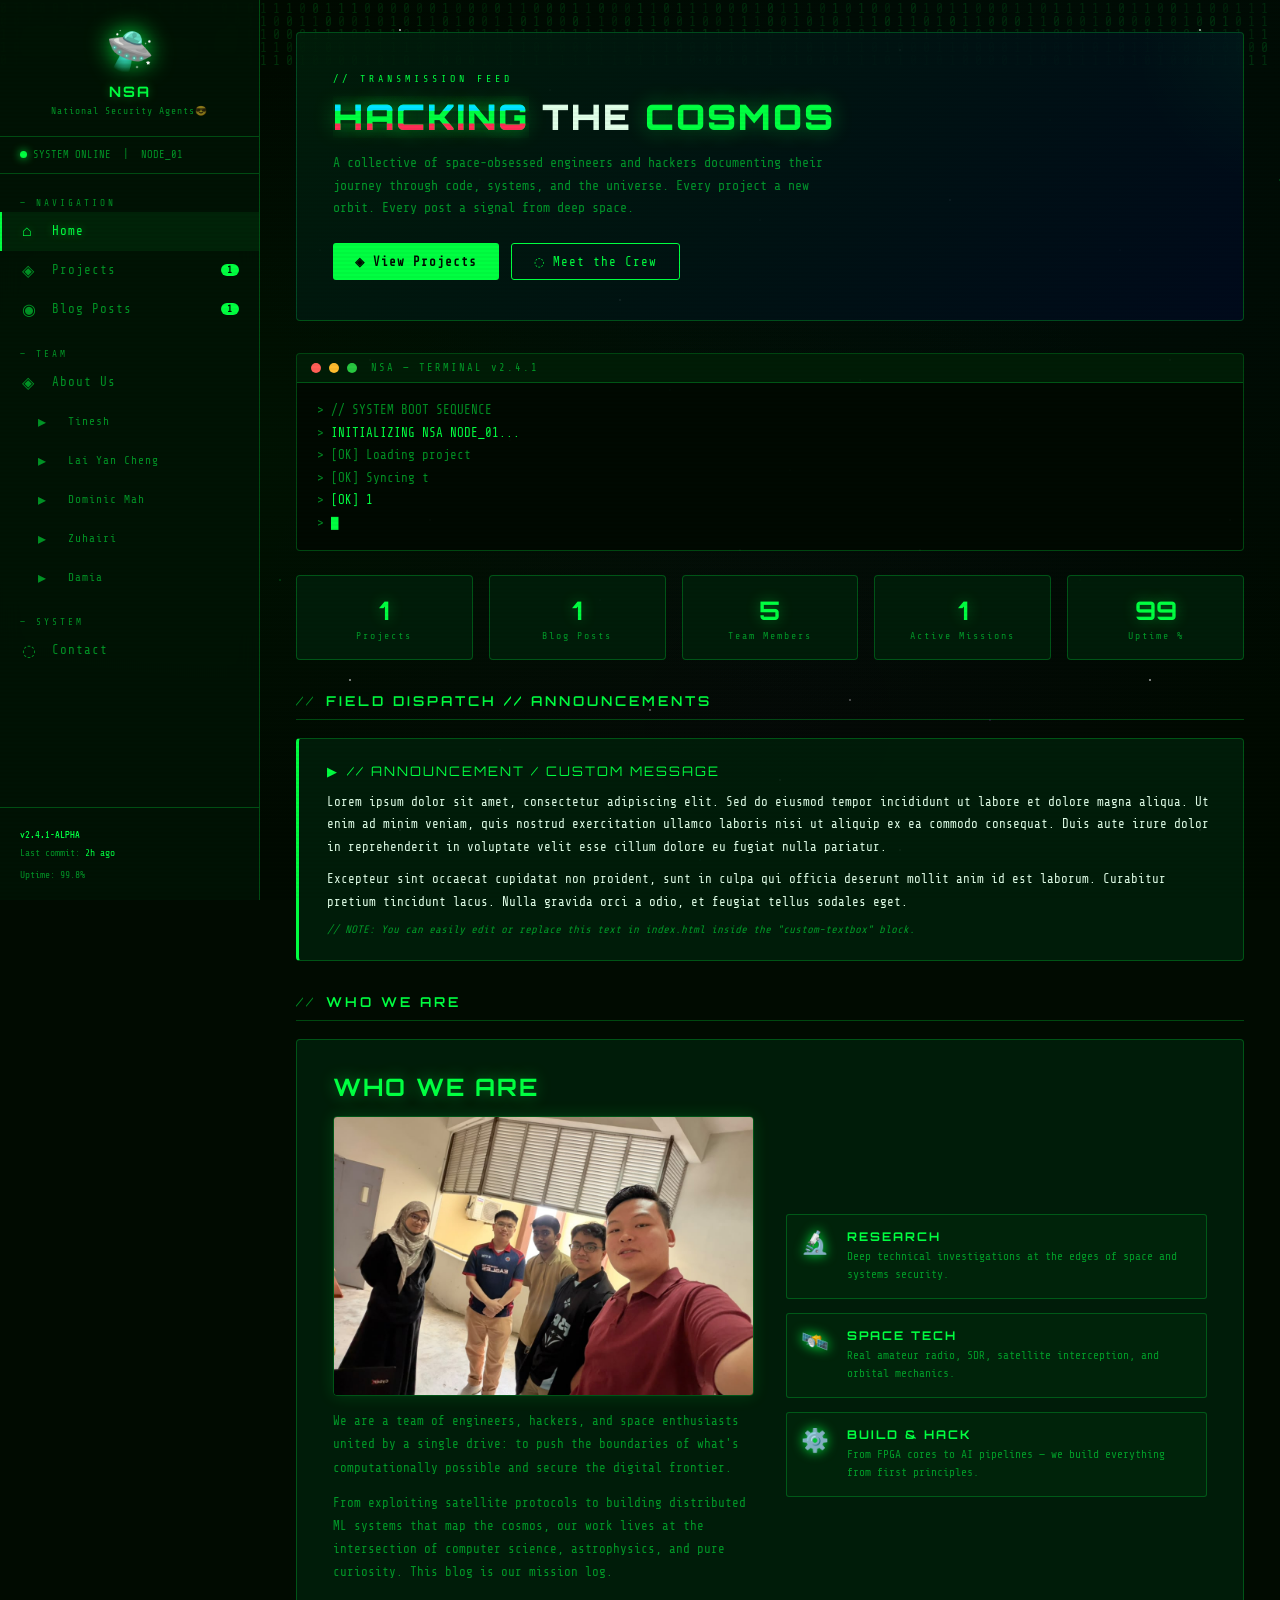
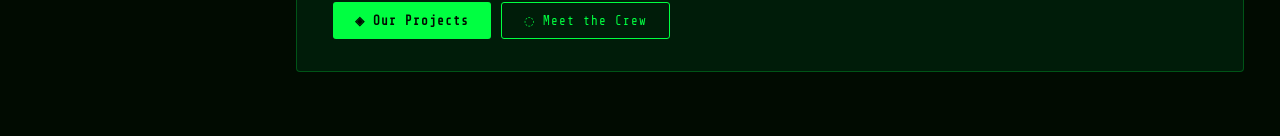
<file: index.html>
<!DOCTYPE html>
<html lang="en">
<head>
  <meta charset="UTF-8" />
  <meta name="viewport" content="width=device-width, initial-scale=1.0" />
  <title>NSA — Space Hacker Blog</title>
  <meta name="description" content="NSA: A space-themed hacker blog documenting project completions, computer science experiments, and team dispatches from the digital frontier." />
  <link rel="stylesheet" href="style.css" />
  <style>
    /* Styling for Who We Are section on Home page */
    .about-intro {
      background: var(--bg-card);
      border: 1px solid var(--border);
      border-radius: 4px;
      padding: 32px 36px;
      margin-bottom: 32px;
      display: grid;
      grid-template-columns: 1fr 1fr;
      gap: 32px;
      align-items: center;
    }
    @media (max-width: 768px) { .about-intro { grid-template-columns: 1fr; padding: 20px; } }

    .about-intro-text h2 {
      font-family: 'Orbitron', sans-serif;
      font-size: 1.5rem;
      font-weight: 700;
      color: var(--green);
      text-shadow: 0 0 16px var(--green-glow);
      letter-spacing: 2px;
      margin-bottom: 14px;
    }

    .about-intro-text img {
      max-width: 100%;
      width: 100%;
      height: auto;
      max-height: 280px;
      object-fit: cover;
      border-radius: 4px;
      border: 1px solid var(--border);
      box-shadow: 0 0 16px rgba(0, 255, 65, 0.15);
      margin: 14px 0;
      display: block;
    }

    .about-intro-text p {
      font-size: 0.78rem;
      color: var(--text-muted);
      line-height: 1.85;
    }

    .about-mission-items { display: flex; flex-direction: column; gap: 14px; }

    .mission-item {
      display: flex;
      align-items: flex-start;
      gap: 14px;
      padding: 14px;
      border: 1px solid var(--border);
      border-radius: 3px;
      background: rgba(0,255,65,0.03);
      transition: all 0.25s;
    }

    .mission-item:hover {
      border-color: var(--border-bright);
      background: rgba(0,255,65,0.06);
    }

    .mission-icon {
      font-size: 1.4rem;
      min-width: 32px;
      filter: drop-shadow(0 0 6px var(--green));
    }

    .mission-text h4 {
      font-family: 'Orbitron', sans-serif;
      font-size: 0.75rem;
      color: var(--green);
      letter-spacing: 2px;
      margin-bottom: 4px;
    }

    .mission-text p {
      font-size: 0.7rem;
      color: var(--text-muted);
      line-height: 1.6;
    }

    /* Custom Lorem Ipsum Announcement Box */
    .custom-textbox {
      background: var(--bg-card);
      border: 1px solid var(--border);
      border-left: 3px solid var(--green);
      border-radius: 4px;
      padding: 24px 28px;
      margin-bottom: 32px;
      position: relative;
    }
    .custom-textbox-title {
      font-family: 'Orbitron', sans-serif;
      font-size: 0.82rem;
      color: var(--green);
      letter-spacing: 2px;
      margin-bottom: 12px;
      display: flex;
      align-items: center;
      gap: 8px;
    }
    .custom-textbox-body {
      font-size: 0.78rem;
      color: var(--text-primary);
      line-height: 1.8;
    }
    .custom-textbox-note {
      font-size: 0.68rem;
      color: var(--text-muted);
      margin-top: 10px;
      font-style: italic;
    }
  </style>
</head>
<body>
  <canvas id="binary-canvas"></canvas>
  <div class="scanlines"></div>

  <div class="page-wrapper">
    <!-- ══ SIDEBAR ══ -->
    <aside class="sidebar">
      <div class="sidebar-logo">
        <span class="logo-icon">🛸</span>
        <h1>NSA</h1>
        <div class="tagline">National Security Agents😎</div>
      </div>

      <div class="sidebar-status">
        <span class="status-dot"></span>SYSTEM ONLINE &nbsp;|&nbsp; NODE_01
      </div>

      <nav class="sidebar-nav">
        <div class="nav-section-label">— Navigation</div>
        <a href="index.html" class="nav-link active">
          <span class="nav-icon">⌂</span> Home
        </a>
        <a href="projects.html" class="nav-link">
          <span class="nav-icon">◈</span> Projects
          <span class="nav-badge">1</span>
        </a>
        <a href="posts.html" class="nav-link">
          <span class="nav-icon">◉</span> Blog Posts
          <span class="nav-badge">1</span>
        </a>

        <div class="nav-section-label" style="margin-top:12px">— Team</div>
        <a href="about.html" class="nav-link">
          <span class="nav-icon">◈</span> About Us
        </a>
        <a href="member-1.html" class="nav-link" style="padding-left:36px;font-size:0.7rem">
          <span class="nav-icon">▸</span> Tinesh
        </a>
        <a href="member-2.html" class="nav-link" style="padding-left:36px;font-size:0.7rem">
          <span class="nav-icon">▸</span> Lai Yan Cheng
        </a>
        <a href="member-3.html" class="nav-link" style="padding-left:36px;font-size:0.7rem">
          <span class="nav-icon">▸</span> Dominic Mah
        </a>
        <a href="member-4.html" class="nav-link" style="padding-left:36px;font-size:0.7rem">
          <span class="nav-icon">▸</span> Zuhairi
        </a>
        <a href="member-5.html" class="nav-link" style="padding-left:36px;font-size:0.7rem">
          <span class="nav-icon">▸</span> Damia
        </a>

        <div class="nav-section-label" style="margin-top:12px">— System</div>
        <a href="contact.html" class="nav-link">
          <span class="nav-icon">◌</span> Contact
        </a>
      </nav>

      <div class="sidebar-footer">
        <div class="version">v2.4.1-ALPHA</div>
        <div>Last commit: <span style="color:var(--green)">2h ago</span></div>
        <div style="margin-top:4px">Uptime: 99.8%</div>
      </div>
    </aside>

    <!-- ══ MAIN ══ -->
    <main class="main-content">
      <!-- Hero -->
      <div class="hero-banner animate-in">
        <div class="hero-eyebrow">// TRANSMISSION FEED</div>
        <h2>
          <span class="glitch" data-text="HACKING">HACKING</span> THE
          <span>COSMOS</span>
        </h2>
        <p>
          A collective of space-obsessed engineers and hackers documenting
          their journey through code, systems, and the universe. Every project
          a new orbit. Every post a signal from deep space.
        </p>
        <div style="display:flex;gap:12px;flex-wrap:wrap">
          <a href="projects.html" class="btn btn-primary">◈ View Projects</a>
          <a href="about.html" class="btn btn-outline">◌ Meet the Crew</a>
        </div>
      </div>

      <!-- Terminal Block -->
      <div class="terminal-box animate-in">
        <div class="terminal-bar">
          <div class="terminal-dot red"></div>
          <div class="terminal-dot yellow"></div>
          <div class="terminal-dot green"></div>
          <span class="terminal-title">NSA — TERMINAL v2.4.1</span>
        </div>
        <div class="terminal-body">
          <div class="terminal-line dim">// SYSTEM BOOT SEQUENCE</div>
          <div class="terminal-line" data-typewriter="INITIALIZING NSA NODE_01..." data-delay="200"></div>
          <div class="terminal-line dim" data-typewriter="[OK] Loading project database..." data-delay="900"></div>
          <div class="terminal-line dim" data-typewriter="[OK] Syncing team profiles..." data-delay="1400"></div>
          <div class="terminal-line" data-typewriter="[OK] 1 project online. 1 post indexed." data-delay="1900"></div>
          <div class="terminal-line bright cursor-blink" data-typewriter="READY. Welcome to NSA." data-delay="2500"></div>
        </div>
      </div>

      <!-- Stats -->
      <div class="stats-bar">
        <div class="stat-card">
          <span class="stat-value" data-target="1">0</span>
          <span class="stat-label">Projects</span>
        </div>
        <div class="stat-card">
          <span class="stat-value" data-target="1">0</span>
          <span class="stat-label">Blog Posts</span>
        </div>
        <div class="stat-card">
          <span class="stat-value" data-target="5">0</span>
          <span class="stat-label">Team Members</span>
        </div>
        <div class="stat-card">
          <span class="stat-value" data-target="1">0</span>
          <span class="stat-label">Active Missions</span>
        </div>
        <div class="stat-card">
          <span class="stat-value" data-target="99">0</span>
          <span class="stat-label">Uptime %</span>
        </div>
      </div>

      <!-- ══ LOREM IPSUM EDITABLE TEXT BOX ══ -->
      <!-- EDIT HERE: Replace this text box content with your own custom announcements or introduction -->
      <div class="section-title">Field Dispatch // Announcements</div>
      <div class="custom-textbox animate-in">
        <div class="custom-textbox-title">
          <span>▶</span> // ANNOUNCEMENT / CUSTOM MESSAGE
        </div>
        <div class="custom-textbox-body">
          <p>
            Lorem ipsum dolor sit amet, consectetur adipiscing elit. Sed do eiusmod tempor incididunt ut labore et dolore magna aliqua. Ut enim ad minim veniam, quis nostrud exercitation ullamco laboris nisi ut aliquip ex ea commodo consequat. Duis aute irure dolor in reprehenderit in voluptate velit esse cillum dolore eu fugiat nulla pariatur.
          </p>
          <p style="margin-top:10px">
            Excepteur sint occaecat cupidatat non proident, sunt in culpa qui officia deserunt mollit anim id est laborum. Curabitur pretium tincidunt lacus. Nulla gravida orci a odio, et feugiat tellus sodales eget.
          </p>
        </div>
        <div class="custom-textbox-note">
          // NOTE: You can easily edit or replace this text in index.html inside the "custom-textbox" block.
        </div>
      </div>

      <!-- ══ WHO WE ARE (FROM ABOUT US) ══ -->
      <div class="section-title">Who We Are</div>
      <div class="about-intro animate-in">
        <div class="about-intro-text">
          <h2>WHO WE ARE</h2>
          <img src="pictures/group.jpg" alt="NSA Team Photo" />
          <p>
            We are a team of engineers, hackers, and space enthusiasts united
            by a single drive: to push the boundaries of what's computationally
            possible and secure the digital frontier.
          </p>
          <p style="margin-top:12px">
            From exploiting satellite protocols to building distributed ML
            systems that map the cosmos, our work lives at the intersection of
            computer science, astrophysics, and pure curiosity. This blog is
            our mission log.
          </p>
          <div style="margin-top:18px; display:flex; gap:10px; flex-wrap:wrap">
            <a href="projects.html" class="btn btn-primary">◈ Our Projects</a>
            <a href="about.html" class="btn btn-outline">◌ Meet the Crew</a>
          </div>
        </div>

        <div class="about-mission-items">
          <div class="mission-item">
            <span class="mission-icon">🔬</span>
            <div class="mission-text">
              <h4>RESEARCH</h4>
              <p>Deep technical investigations at the edges of space and systems security.</p>
            </div>
          </div>
          <div class="mission-item">
            <span class="mission-icon">🛰️</span>
            <div class="mission-text">
              <h4>SPACE TECH</h4>
              <p>Real amateur radio, SDR, satellite interception, and orbital mechanics.</p>
            </div>
          </div>
          <div class="mission-item">
            <span class="mission-icon">⚙️</span>
            <div class="mission-text">
              <h4>BUILD & HACK</h4>
              <p>From FPGA cores to AI pipelines — we build everything from first principles.</p>
            </div>
          </div>
        </div>
      </div>

    </main>
  </div>

  <script src="main.js"></script>
</body>
</html>
</file>
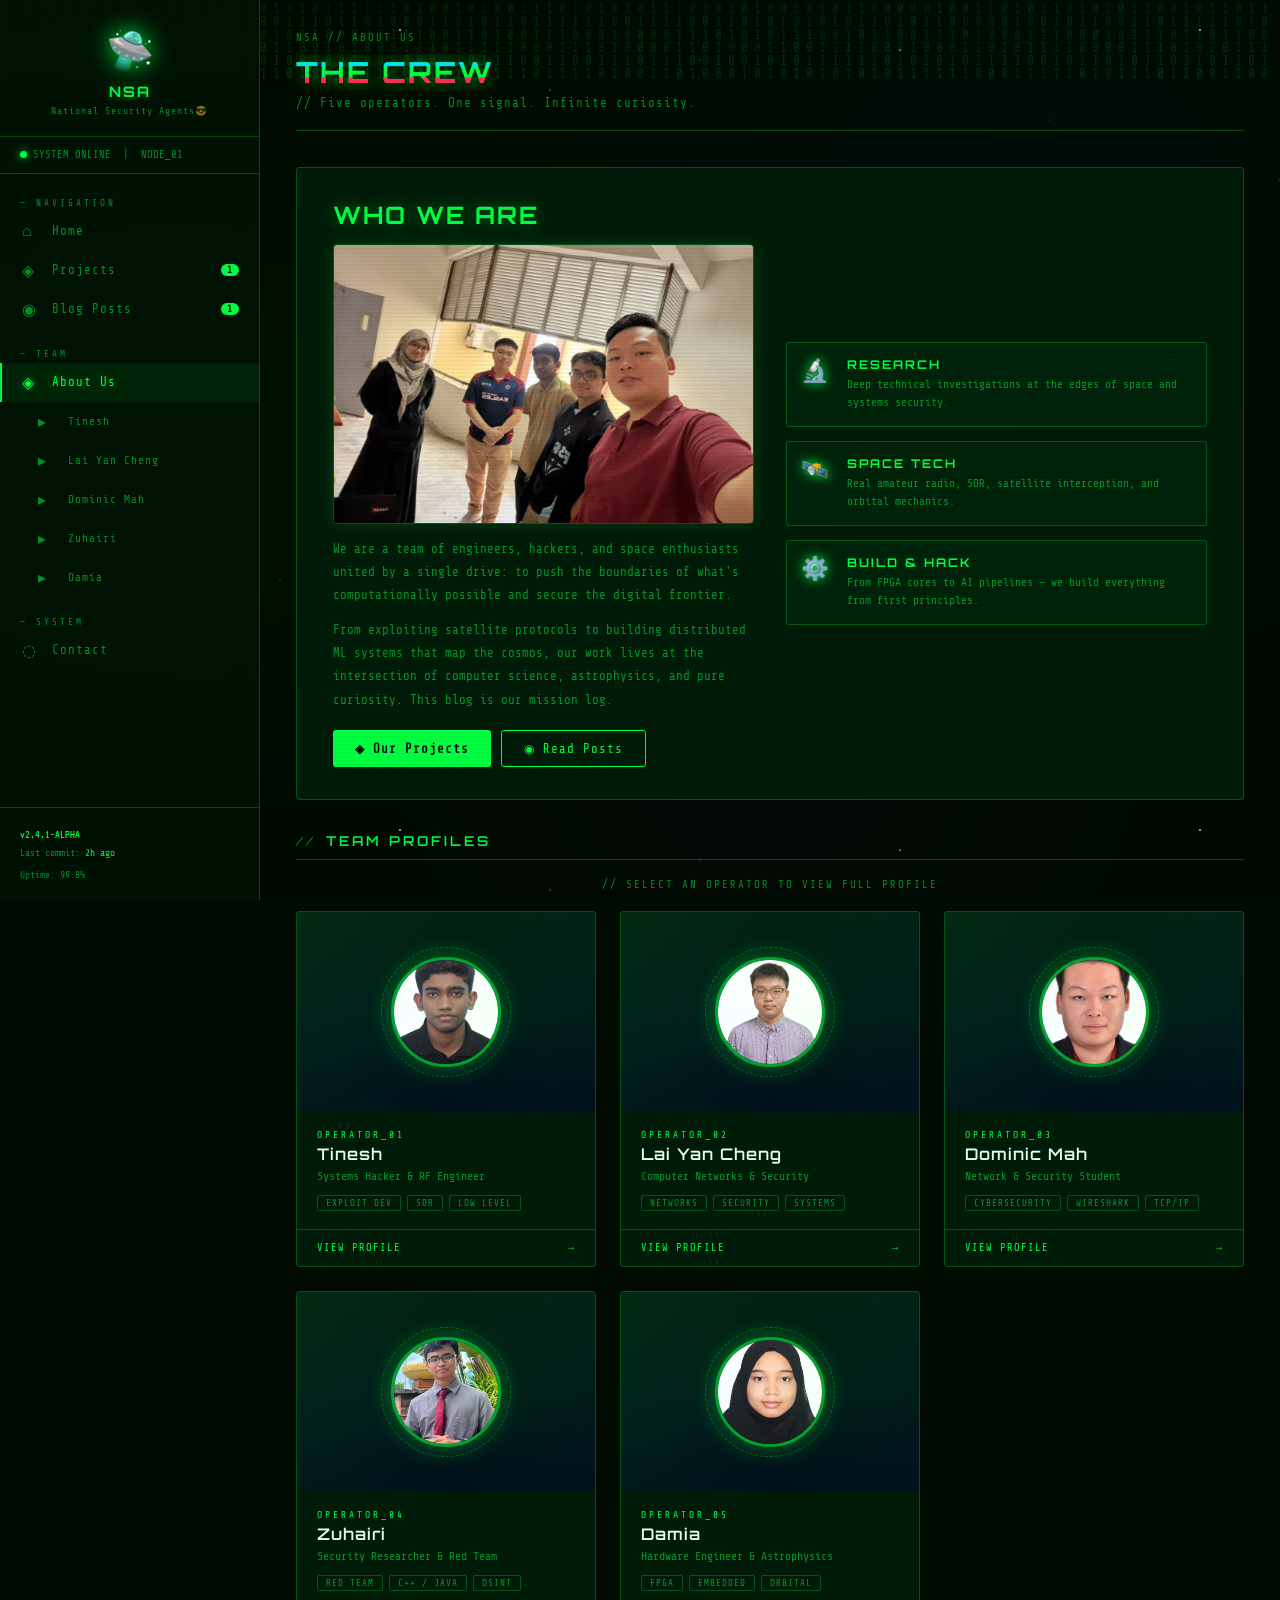
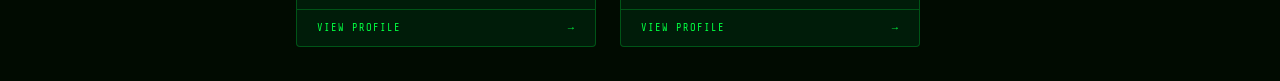
<file: about.html>
<!DOCTYPE html>
<html lang="en">
<head>
  <meta charset="UTF-8" />
  <meta name="viewport" content="width=device-width, initial-scale=1.0" />
  <title>About Us — NSA</title>
  <meta name="description" content="Meet the NSA crew — the space hackers, engineers, and researchers behind the projects and posts." />
  <link rel="stylesheet" href="style.css" />
  <style>
    .about-intro {
      background: var(--bg-card);
      border: 1px solid var(--border);
      border-radius: 4px;
      padding: 32px 36px;
      margin-bottom: 32px;
      display: grid;
      grid-template-columns: 1fr 1fr;
      gap: 32px;
      align-items: center;
    }
    @media (max-width: 768px) { .about-intro { grid-template-columns: 1fr; padding: 22px; } }

    .about-intro-text h2 {
      font-family: 'Orbitron', sans-serif;
      font-size: 1.5rem;
      font-weight: 700;
      color: var(--green);
      text-shadow: 0 0 16px var(--green-glow);
      letter-spacing: 2px;
      margin-bottom: 14px;
    }

    /* Fixed Image Styling: perfectly contained, never exceeds borders */
    .about-intro-text img {
      max-width: 100%;
      width: 100%;
      height: auto;
      max-height: 280px;
      object-fit: cover;
      border-radius: 4px;
      border: 1px solid var(--border);
      box-shadow: 0 0 16px rgba(0, 255, 65, 0.15);
      margin: 14px 0;
      display: block;
    }

    .about-intro-text p {
      font-size: 0.78rem;
      color: var(--text-muted);
      line-height: 1.85;
    }

    .about-mission-items { display: flex; flex-direction: column; gap: 14px; }

    .mission-item {
      display: flex;
      align-items: flex-start;
      gap: 14px;
      padding: 14px;
      border: 1px solid var(--border);
      border-radius: 3px;
      background: rgba(0,255,65,0.03);
      transition: all 0.25s;
    }

    .mission-item:hover {
      border-color: var(--border-bright);
      background: rgba(0,255,65,0.06);
    }

    .mission-icon {
      font-size: 1.4rem;
      min-width: 32px;
      filter: drop-shadow(0 0 6px var(--green));
    }

    .mission-text h4 {
      font-family: 'Orbitron', sans-serif;
      font-size: 0.75rem;
      color: var(--green);
      letter-spacing: 2px;
      margin-bottom: 4px;
    }

    .mission-text p {
      font-size: 0.7rem;
      color: var(--text-muted);
      line-height: 1.6;
    }

    .select-member-hint {
      text-align: center;
      font-size: 0.68rem;
      color: var(--text-muted);
      letter-spacing: 2px;
      margin-bottom: 20px;
    }
  </style>
</head>
<body>
  <canvas id="binary-canvas"></canvas>
  <div class="scanlines"></div>

  <div class="page-wrapper">
    <!-- ══ SIDEBAR ══ -->
    <aside class="sidebar">
      <div class="sidebar-logo">
        <span class="logo-icon">🛸</span>
        <h1>NSA</h1>
        <div class="tagline">National Security Agents😎</div>
      </div>

      <div class="sidebar-status">
        <span class="status-dot"></span>SYSTEM ONLINE &nbsp;|&nbsp; NODE_01
      </div>

      <nav class="sidebar-nav">
        <div class="nav-section-label">— Navigation</div>
        <a href="index.html" class="nav-link"><span class="nav-icon">⌂</span> Home</a>
        <a href="projects.html" class="nav-link"><span class="nav-icon">◈</span> Projects <span class="nav-badge">1</span></a>
        <a href="posts.html" class="nav-link"><span class="nav-icon">◉</span> Blog Posts <span class="nav-badge">1</span></a>

        <div class="nav-section-label" style="margin-top:12px">— Team</div>
        <a href="about.html" class="nav-link active"><span class="nav-icon">◈</span> About Us</a>
        <a href="member-1.html" class="nav-link" style="padding-left:36px;font-size:0.7rem"><span class="nav-icon">▸</span> Tinesh</a>
        <a href="member-2.html" class="nav-link" style="padding-left:36px;font-size:0.7rem"><span class="nav-icon">▸</span> Lai Yan Cheng</a>
        <a href="member-3.html" class="nav-link" style="padding-left:36px;font-size:0.7rem"><span class="nav-icon">▸</span> Dominic Mah</a>
        <a href="member-4.html" class="nav-link" style="padding-left:36px;font-size:0.7rem"><span class="nav-icon">▸</span> Zuhairi</a>
        <a href="member-5.html" class="nav-link" style="padding-left:36px;font-size:0.7rem"><span class="nav-icon">▸</span> Damia</a>

        <div class="nav-section-label" style="margin-top:12px">— System</div>
        <a href="contact.html" class="nav-link"><span class="nav-icon">◌</span> Contact</a>
      </nav>

      <div class="sidebar-footer">
        <div class="version">v2.4.1-ALPHA</div>
        <div>Last commit: <span style="color:var(--green)">2h ago</span></div>
        <div style="margin-top:4px">Uptime: 99.8%</div>
      </div>
    </aside>

    <!-- ══ MAIN ══ -->
    <main class="main-content">
      <div class="page-header animate-in">
        <div class="breadcrumb">NSA // ABOUT US</div>
        <h2 class="glitch" data-text="THE CREW">THE CREW</h2>
        <div class="subtitle">// Five operators. One signal. Infinite curiosity.</div>
      </div>

      <!-- Intro Panel -->
      <div class="about-intro animate-in">
        <div class="about-intro-text">
          <h2>WHO WE ARE</h2>
          <img src="pictures/group.jpg" alt="NSA Team Photo" />
          <p>
            We are a team of engineers, hackers, and space enthusiasts united
            by a single drive: to push the boundaries of what's computationally
            possible and secure the digital frontier.
          </p>
          <p style="margin-top:12px">
            From exploiting satellite protocols to building distributed ML
            systems that map the cosmos, our work lives at the intersection of
            computer science, astrophysics, and pure curiosity. This blog is
            our mission log.
          </p>
          <div style="margin-top:18px; display:flex; gap:10px; flex-wrap:wrap">
            <a href="projects.html" class="btn btn-primary">◈ Our Projects</a>
            <a href="posts.html" class="btn btn-outline">◉ Read Posts</a>
          </div>
        </div>

        <div class="about-mission-items">
          <div class="mission-item">
            <span class="mission-icon">🔬</span>
            <div class="mission-text">
              <h4>RESEARCH</h4>
              <p>Deep technical investigations at the edges of space and systems security.</p>
            </div>
          </div>
          <div class="mission-item">
            <span class="mission-icon">🛰️</span>
            <div class="mission-text">
              <h4>SPACE TECH</h4>
              <p>Real amateur radio, SDR, satellite interception, and orbital mechanics.</p>
            </div>
          </div>
          <div class="mission-item">
            <span class="mission-icon">⚙️</span>
            <div class="mission-text">
              <h4>BUILD & HACK</h4>
              <p>From FPGA cores to AI pipelines — we build everything from first principles.</p>
            </div>
          </div>
        </div>
      </div>

      <!-- Team Grid -->
      <div class="section-title">Team Profiles</div>
      <div class="select-member-hint">// SELECT AN OPERATOR TO VIEW FULL PROFILE</div>

      <div class="team-grid">

        <!-- Member 1: Tinesh -->
        <a class="member-card animate-in" href="member-1.html">
          <div class="member-avatar-wrap">
            <div class="member-avatar-bg"></div>
            <div class="member-ring"></div>
            <img src="pictures/T.jpg" alt="Tinesh avatar" onerror="this.src='pictures/group.jpg'" />
          </div>
          <div class="member-info">
            <div class="member-codename">OPERATOR_01</div>
            <div class="member-name">Tinesh</div>
            <div class="member-role">Systems Hacker &amp; RF Engineer</div>
            <div class="member-tags">
              <span class="member-tag">EXPLOIT DEV</span>
              <span class="member-tag">SDR</span>
              <span class="member-tag">LOW LEVEL</span>
            </div>
          </div>
          <div class="member-footer">
            <span>VIEW PROFILE</span>
            <span>→</span>
          </div>
        </a>

        <!-- Member 2: Lai Yan Cheng -->
        <a class="member-card animate-in" href="member-2.html">
          <div class="member-avatar-wrap">
            <div class="member-avatar-bg"></div>
            <div class="member-ring"></div>
            <img src="pictures/yc.jpeg" alt="Lai Yan Cheng avatar" onerror="this.src='pictures/group.jpg'" />
          </div>
          <div class="member-info">
            <div class="member-codename">OPERATOR_02</div>
            <div class="member-name">Lai Yan Cheng</div>
            <div class="member-role">Computer Networks &amp; Security</div>
            <div class="member-tags">
              <span class="member-tag">NETWORKS</span>
              <span class="member-tag">SECURITY</span>
              <span class="member-tag">SYSTEMS</span>
            </div>
          </div>
          <div class="member-footer">
            <span>VIEW PROFILE</span>
            <span>→</span>
          </div>
        </a>

        <!-- Member 3: Dominic Mah -->
        <a class="member-card animate-in" href="member-3.html">
          <div class="member-avatar-wrap">
            <div class="member-avatar-bg"></div>
            <div class="member-ring"></div>
            <img src="pictures/dom.jpeg" alt="Dominic Mah avatar" onerror="this.src='pictures/group.jpg'" />
          </div>
          <div class="member-info">
            <div class="member-codename">OPERATOR_03</div>
            <div class="member-name">Dominic Mah</div>
            <div class="member-role">Network &amp; Security Student</div>
            <div class="member-tags">
              <span class="member-tag">CYBERSECURITY</span>
              <span class="member-tag">WIRESHARK</span>
              <span class="member-tag">TCP/IP</span>
            </div>
          </div>
          <div class="member-footer">
            <span>VIEW PROFILE</span>
            <span>→</span>
          </div>
        </a>

        <!-- Member 4: Zuhairi -->
        <a class="member-card animate-in" href="member-4.html">
          <div class="member-avatar-wrap">
            <div class="member-avatar-bg"></div>
            <div class="member-ring"></div>
            <img src="pictures/ZuhairiKMNS.jpeg" alt="Zuhairi avatar" onerror="this.src='pictures/group.jpg'" />
          </div>
          <div class="member-info">
            <div class="member-codename">OPERATOR_04</div>
            <div class="member-name">Zuhairi</div>
            <div class="member-role">Security Researcher &amp; Red Team</div>
            <div class="member-tags">
              <span class="member-tag">RED TEAM</span>
              <span class="member-tag">C++ / JAVA</span>
              <span class="member-tag">OSINT</span>
            </div>
          </div>
          <div class="member-footer">
            <span>VIEW PROFILE</span>
            <span>→</span>
          </div>
        </a>

        <!-- Member 5: Damia -->
        <a class="member-card animate-in" href="member-5.html">
          <div class="member-avatar-wrap">
            <div class="member-avatar-bg"></div>
            <div class="member-ring"></div>
            <img src="pictures/damia.jpeg" alt="Damia avatar" onerror="this.src='pictures/group.jpg'" />
          </div>
          <div class="member-info">
            <div class="member-codename">OPERATOR_05</div>
            <div class="member-name">Damia</div>
            <div class="member-role">Hardware Engineer &amp; Astrophysics</div>
            <div class="member-tags">
              <span class="member-tag">FPGA</span>
              <span class="member-tag">EMBEDDED</span>
              <span class="member-tag">ORBITAL</span>
            </div>
          </div>
          <div class="member-footer">
            <span>VIEW PROFILE</span>
            <span>→</span>
          </div>
        </a>

      </div>
    </main>
  </div>

  <script src="main.js"></script>
</body>
</html>
</file>
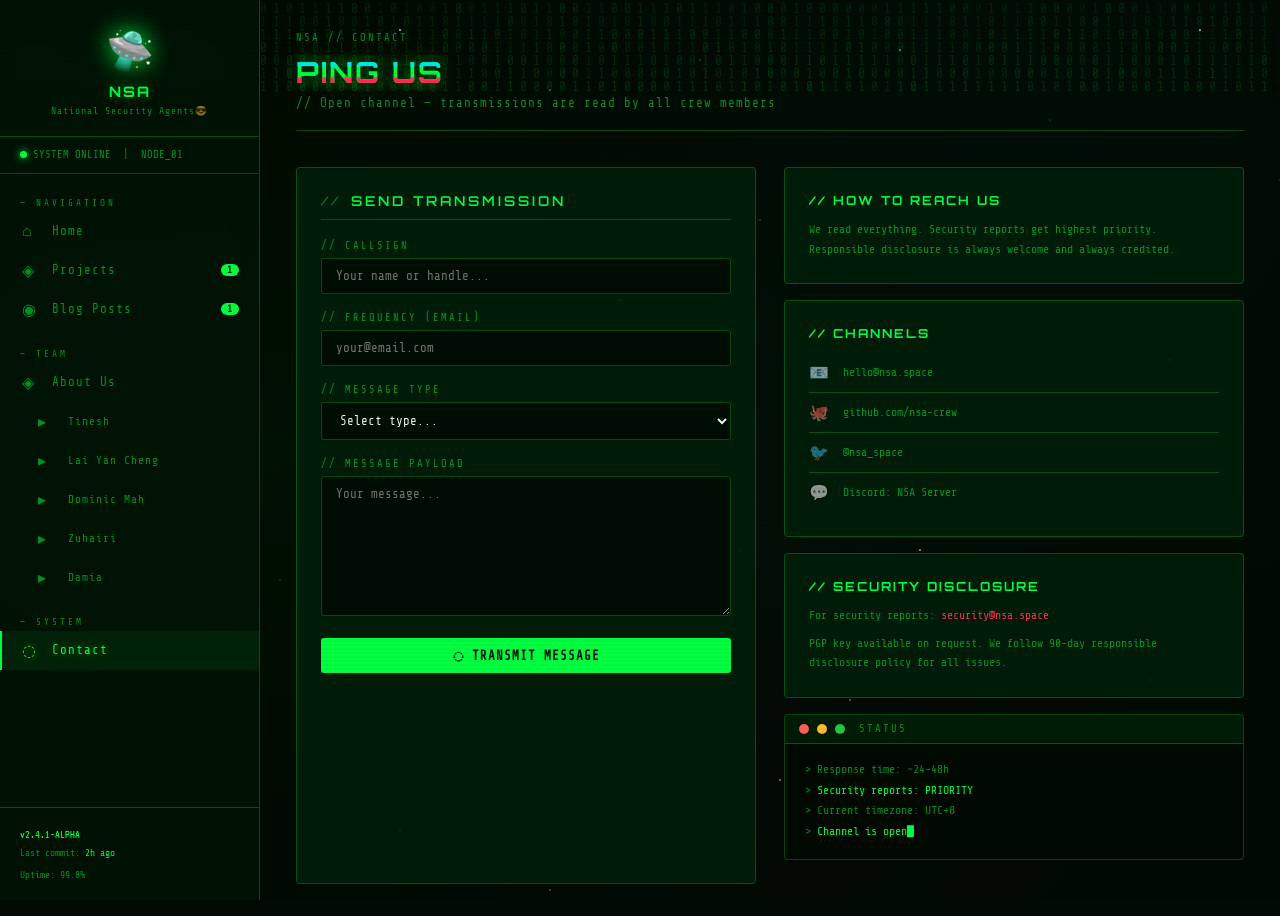
<file: contact.html>
<!DOCTYPE html>
<html lang="en">
<head>
  <meta charset="UTF-8" />
  <meta name="viewport" content="width=device-width, initial-scale=1.0" />
  <title>Contact — NSA</title>
  <meta name="description" content="Contact the NSA crew — reach out for collaboration, security reports, or just to say hello." />
  <link rel="stylesheet" href="style.css" />
  <style>
    .contact-grid {
      display: grid;
      grid-template-columns: 1fr 1fr;
      gap: 28px;
    }
    @media (max-width: 700px) { .contact-grid { grid-template-columns: 1fr; } }

    .contact-form label {
      display: block;
      font-size: 0.65rem;
      letter-spacing: 2px;
      color: var(--text-muted);
      margin-bottom: 6px;
    }

    .contact-form input,
    .contact-form textarea,
    .contact-form select {
      width: 100%;
      background: rgba(0,10,2,0.8);
      border: 1px solid var(--border);
      border-radius: 3px;
      padding: 10px 14px;
      color: var(--text-primary);
      font-family: 'Share Tech Mono', monospace;
      font-size: 0.78rem;
      margin-bottom: 18px;
      transition: border-color 0.2s;
      outline: none;
    }

    .contact-form input:focus,
    .contact-form textarea:focus,
    .contact-form select:focus {
      border-color: var(--border-bright);
      box-shadow: 0 0 12px rgba(0,255,65,0.07);
    }

    .contact-form textarea { resize: vertical; min-height: 140px; }

    .contact-form select option { background: #010b01; }

    .contact-info-card {
      background: var(--bg-card);
      border: 1px solid var(--border);
      border-radius: 4px;
      padding: 24px;
      margin-bottom: 16px;
    }

    .contact-info-card h4 {
      font-family: 'Orbitron', sans-serif;
      font-size: 0.78rem;
      color: var(--green);
      letter-spacing: 2px;
      margin-bottom: 12px;
    }

    .contact-info-card p {
      font-size: 0.72rem;
      color: var(--text-muted);
      line-height: 1.7;
    }

    .contact-link {
      display: flex;
      align-items: center;
      gap: 10px;
      padding: 10px 0;
      border-bottom: 1px solid var(--border);
      font-size: 0.72rem;
      color: var(--text-muted);
      text-decoration: none;
      transition: color 0.2s;
    }
    .contact-link:last-child { border-bottom: none; }
    .contact-link:hover { color: var(--green); }
    .contact-link .link-icon { font-size: 1rem; min-width: 24px; }
  </style>
</head>
<body>
  <canvas id="binary-canvas"></canvas>
  <div class="scanlines"></div>

  <div class="page-wrapper">
    <aside class="sidebar">
      <div class="sidebar-logo"><span class="logo-icon">🛸</span><h1>NSA</h1><div class="tagline">National Security Agents😎</div></div>
      <div class="sidebar-status"><span class="status-dot"></span>SYSTEM ONLINE &nbsp;|&nbsp; NODE_01</div>
      <nav class="sidebar-nav">
        <div class="nav-section-label">— Navigation</div>
        <a href="index.html" class="nav-link"><span class="nav-icon">⌂</span> Home</a>
        <a href="projects.html" class="nav-link"><span class="nav-icon">◈</span> Projects <span class="nav-badge">1</span></a>
        <a href="posts.html" class="nav-link"><span class="nav-icon">◉</span> Blog Posts <span class="nav-badge">1</span></a>
        
        <div class="nav-section-label" style="margin-top:12px">— Team</div>
        <a href="about.html" class="nav-link"><span class="nav-icon">◈</span> About Us</a>
        <a href="member-1.html" class="nav-link" style="padding-left:36px;font-size:0.7rem"><span class="nav-icon">▸</span> Tinesh</a>
        <a href="member-2.html" class="nav-link" style="padding-left:36px;font-size:0.7rem"><span class="nav-icon">▸</span> Lai Yan Cheng</a>
        <a href="member-3.html" class="nav-link" style="padding-left:36px;font-size:0.7rem"><span class="nav-icon">▸</span> Dominic Mah</a>
        <a href="member-4.html" class="nav-link" style="padding-left:36px;font-size:0.7rem"><span class="nav-icon">▸</span> Zuhairi</a>
        <a href="member-5.html" class="nav-link" style="padding-left:36px;font-size:0.7rem"><span class="nav-icon">▸</span> Damia</a>
        <div class="nav-section-label" style="margin-top:12px">— System</div>
        <a href="contact.html" class="nav-link active"><span class="nav-icon">◌</span> Contact</a>
      </nav>
      <div class="sidebar-footer"><div class="version">v2.4.1-ALPHA</div><div>Last commit: <span style="color:var(--green)">2h ago</span></div><div style="margin-top:4px">Uptime: 99.8%</div></div>
    </aside>

    <main class="main-content">
      <div class="page-header animate-in">
        <div class="breadcrumb">NSA // CONTACT</div>
        <h2 class="glitch" data-text="PING US">PING US</h2>
        <div class="subtitle">// Open channel — transmissions are read by all crew members</div>
      </div>

      <div class="contact-grid">
        <!-- Form -->
        <div class="card animate-in contact-form">
          <div class="section-title" style="margin-bottom:20px">Send Transmission</div>
          <label for="contact-name">// CALLSIGN</label>
          <input type="text" id="contact-name" placeholder="Your name or handle..." />

          <label for="contact-email">// FREQUENCY (EMAIL)</label>
          <input type="email" id="contact-email" placeholder="your@email.com" />

          <label for="contact-type">// MESSAGE TYPE</label>
          <select id="contact-type">
            <option value="">Select type...</option>
            <option>Collaboration</option>
            <option>Security Report</option>
            <option>General Inquiry</option>
            <option>Media / Press</option>
            <option>General greeting / message</option>
          </select>

          <label for="contact-msg">// MESSAGE PAYLOAD</label>
          <textarea id="contact-msg" placeholder="Your message..."></textarea>

          <button class="btn btn-primary" onclick="sendMsg()" style="width:100%;justify-content:center">
            ◌ TRANSMIT MESSAGE
          </button>
          <div id="form-confirm" style="display:none;margin-top:14px;font-size:0.72rem;color:var(--green);text-align:center;letter-spacing:1px">
            ✓ TRANSMISSION RECEIVED. WE'LL RESPOND WITHIN 48H.
          </div>
        </div>

        <!-- Info -->
        <div class="animate-in">
          <div class="contact-info-card">
            <h4>// HOW TO REACH US</h4>
            <p>We read everything. Security reports get highest priority. Responsible disclosure is always welcome and always credited.</p>
          </div>

          <div class="contact-info-card">
            <h4>// CHANNELS</h4>
            <a class="contact-link" href="#">
              <span class="link-icon">📧</span> hello@nsa.space
            </a>
            <a class="contact-link" href="#">
              <span class="link-icon">🐙</span> github.com/nsa-crew
            </a>
            <a class="contact-link" href="#">
              <span class="link-icon">🐦</span> @nsa_space
            </a>
            <a class="contact-link" href="#">
              <span class="link-icon">💬</span> Discord: NSA Server
            </a>
          </div>

          <div class="contact-info-card">
            <h4>// SECURITY DISCLOSURE</h4>
            <p>For security reports: <span style="color:var(--red)">security@nsa.space</span></p>
            <p style="margin-top:8px">PGP key available on request. We follow 90-day responsible disclosure policy for all issues.</p>
          </div>

          <div class="terminal-box" style="margin-top:16px">
            <div class="terminal-bar">
              <div class="terminal-dot red"></div>
              <div class="terminal-dot yellow"></div>
              <div class="terminal-dot green"></div>
              <span class="terminal-title">STATUS</span>
            </div>
            <div class="terminal-body" style="font-size:0.72rem">
              <div class="terminal-line dim">Response time: ~24-48h</div>
              <div class="terminal-line">Security reports: PRIORITY</div>
              <div class="terminal-line dim">Current timezone: UTC+8</div>
              <div class="terminal-line cursor-blink">Channel is open</div>
            </div>
          </div>
        </div>
      </div>
    </main>
  </div>

  <script src="main.js"></script>
  <script>
    function sendMsg() {
      const name = document.getElementById('contact-name').value;
      const email = document.getElementById('contact-email').value;
      const msg = document.getElementById('contact-msg').value;
      if (!name || !email || !msg) {
        alert('Please fill in all required fields.');
        return;
      }
      document.getElementById('form-confirm').style.display = 'block';
    }
  </script>
</body>
</html>
</file>
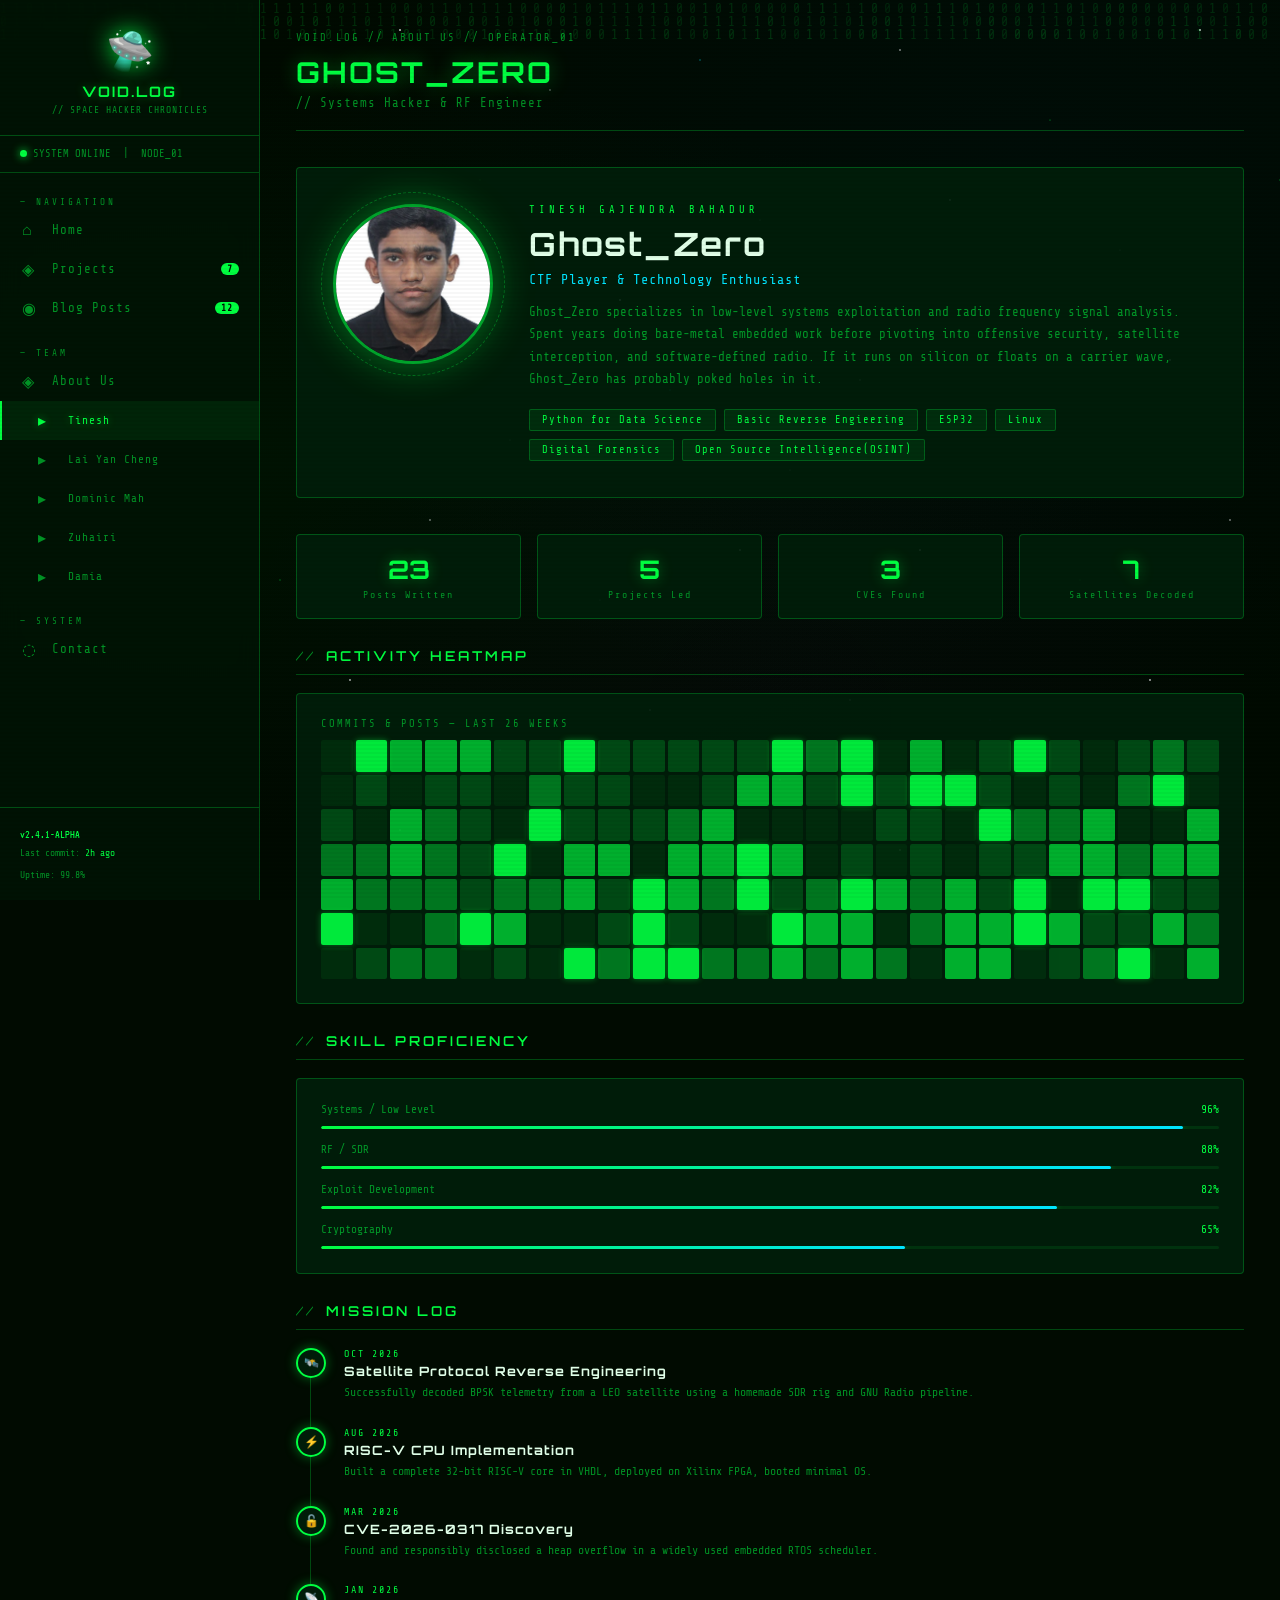
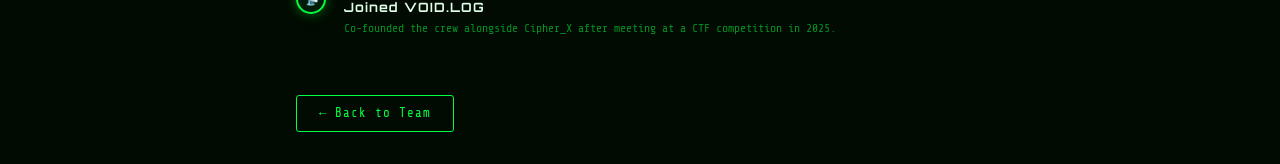
<file: member-1.html>
<!DOCTYPE html>
<html lang="en">
<head>
  <meta charset="UTF-8" />
  <meta name="viewport" content="width=device-width, initial-scale=1.0" />
  <title>XNERK</title>
  <meta name="description" content="Ghost_Zero — Systems Hacker and RF Engineer at VOID.LOG. Expert in low-level exploits, SDR, and signal interception." />
  <link rel="stylesheet" href="style.css" />
  <style>
    .contrib-heatmap {
      display: grid;
      grid-template-columns: repeat(26, 1fr);
      gap: 3px;
      margin-top: 10px;
    }
    .heatmap-cell {
      aspect-ratio: 1;
      border-radius: 2px;
      background: rgba(0,255,65,0.07);
      transition: all 0.15s;
    }
    .heatmap-cell:hover { transform: scale(1.3); }
    .heatmap-cell.l1 { background: rgba(0,255,65,0.2); }
    .heatmap-cell.l2 { background: rgba(0,255,65,0.4); }
    .heatmap-cell.l3 { background: rgba(0,255,65,0.65); }
    .heatmap-cell.l4 { background: rgba(0,255,65,0.9); box-shadow: 0 0 6px var(--green-glow); }

    .timeline { display: flex; flex-direction: column; gap: 0; }
    .timeline-item {
      display: flex;
      gap: 18px;
      padding-bottom: 24px;
      position: relative;
    }
    .timeline-item::before {
      content: '';
      position: absolute;
      left: 14px; top: 24px;
      bottom: 0; width: 1px;
      background: var(--border);
    }
    .timeline-item:last-child::before { display: none; }
    .timeline-dot {
      width: 30px; height: 30px;
      border-radius: 50%;
      background: var(--bg-card);
      border: 2px solid var(--green);
      box-shadow: 0 0 12px var(--green-glow);
      display: flex; align-items: center; justify-content: center;
      font-size: 0.75rem;
      flex-shrink: 0;
      z-index: 1;
    }
    .timeline-body h4 {
      font-family: 'Orbitron', sans-serif;
      font-size: 0.8rem;
      color: var(--text-primary);
      letter-spacing: 1px;
      margin-bottom: 4px;
    }
    .timeline-body .tl-date {
      font-size: 0.62rem;
      color: var(--green);
      letter-spacing: 2px;
      margin-bottom: 4px;
    }
    .timeline-body p {
      font-size: 0.72rem;
      color: var(--text-muted);
      line-height: 1.7;
    }
  </style>
</head>
<body>
  <canvas id="binary-canvas"></canvas>
  <div class="scanlines"></div>

  <div class="page-wrapper">
    <aside class="sidebar">
      <div class="sidebar-logo">
        <span class="logo-icon">🛸</span>
        <h1>VOID.LOG</h1>
        <div class="tagline">// SPACE HACKER CHRONICLES</div>
      </div>
      <div class="sidebar-status"><span class="status-dot"></span>SYSTEM ONLINE &nbsp;|&nbsp; NODE_01</div>
      <nav class="sidebar-nav">
        <div class="nav-section-label">— Navigation</div>
        <a href="index.html" class="nav-link"><span class="nav-icon">⌂</span> Home</a>
        <a href="projects.html" class="nav-link"><span class="nav-icon">◈</span> Projects <span class="nav-badge">7</span></a>
        <a href="posts.html" class="nav-link"><span class="nav-icon">◉</span> Blog Posts <span class="nav-badge">12</span></a>
        
        <div class="nav-section-label" style="margin-top:12px">— Team</div>
        <a href="about.html" class="nav-link"><span class="nav-icon">◈</span> About Us</a>
        <a href="member-1.html" class="nav-link active" style="padding-left:36px;font-size:0.7rem"><span class="nav-icon">▸</span> Tinesh</a>
        <a href="member-2.html" class="nav-link" style="padding-left:36px;font-size:0.7rem"><span class="nav-icon">▸</span> Lai Yan Cheng</a>
        <a href="member-3.html" class="nav-link" style="padding-left:36px;font-size:0.7rem"><span class="nav-icon">▸</span> Dominic Mah</a>
        <a href="member-4.html" class="nav-link" style="padding-left:36px;font-size:0.7rem"><span class="nav-icon">▸</span> Zuhairi</a>
        <a href="member-4.html" class="nav-link" style="padding-left:36px;font-size:0.7rem"><span class="nav-icon">▸</span> Damia</a>
        <div class="nav-section-label" style="margin-top:12px">— System</div>
        <a href="contact.html" class="nav-link"><span class="nav-icon">◌</span> Contact</a>
        
      </nav>
      <div class="sidebar-footer">
        <div class="version">v2.4.1-ALPHA</div>
        <div>Last commit: <span style="color:var(--green)">2h ago</span></div>
        <div style="margin-top:4px">Uptime: 99.8%</div>
      </div>
    </aside>

    <main class="main-content">
      <div class="page-header animate-in">
        <div class="breadcrumb">VOID.LOG // ABOUT US // OPERATOR_01</div>
        <h2>GHOST_ZERO</h2>
        <div class="subtitle">// Systems Hacker &amp; RF Engineer</div>
      </div>

      <!-- Member Hero -->
      <div class="member-hero animate-in">
        <div class="member-hero-avatar">
          <img src="pictures/T.jpg" alt="Ghost_Zero" />
          <div class="member-hero-ring"></div>
        </div>
        <div class="member-hero-info">
          <div class="codename">TINESH GAJENDRA BAHADUR</div>
          <h2>Ghost_Zero</h2>
          <div class="role">CTF Player &amp; Technology Enthusiast</div>
          <p class="bio">
            Ghost_Zero specializes in low-level systems exploitation and radio frequency signal analysis.
            Spent years doing bare-metal embedded work before pivoting into offensive security, satellite
            interception, and software-defined radio. If it runs on silicon or floats on a carrier wave,
            Ghost_Zero has probably poked holes in it.
          </p>
          <div class="skills-list">
            <span class="skill-badge">Python for Data Science</span>
            <span class="skill-badge">Basic Reverse Engieering</span>
            <span class="skill-badge">ESP32</span>
            <span class="skill-badge">Linux</span>
            <span class="skill-badge">Digital Forensics</span>
            <span class="skill-badge">Open Source Intelligence(OSINT)</span>
          </div>
        </div>
      </div>

      <!-- Stats -->
      <div class="stats-bar" style="grid-template-columns: repeat(4, 1fr); margin-bottom:28px">
        <div class="stat-card"><span class="stat-value" data-target="23">0</span><span class="stat-label">Posts Written</span></div>
        <div class="stat-card"><span class="stat-value" data-target="5">0</span><span class="stat-label">Projects Led</span></div>
        <div class="stat-card"><span class="stat-value" data-target="3">0</span><span class="stat-label">CVEs Found</span></div>
        <div class="stat-card"><span class="stat-value" data-target="7">0</span><span class="stat-label">Satellites Decoded</span></div>
      </div>

      <!-- Contribution heatmap -->
      <div class="section-title">Activity Heatmap</div>
      <div class="card" style="margin-bottom:28px">
        <div style="font-size:0.65rem;color:var(--text-muted);letter-spacing:2px;margin-bottom:10px">COMMITS &amp; POSTS — LAST 26 WEEKS</div>
        <div class="contrib-heatmap" id="heatmap-1"></div>
      </div>

      <!-- Skills Progress -->
      <div class="section-title">Skill Proficiency</div>
      <div class="card" style="margin-bottom:28px">
        <div style="display:grid;gap:14px">
          <div>
            <div style="display:flex;justify-content:space-between;font-size:0.7rem;color:var(--text-muted);margin-bottom:5px"><span>Systems / Low Level</span><span style="color:var(--green)">96%</span></div>
            <div class="progress-bar"><div class="progress-fill" style="width:96%"></div></div>
          </div>
          <div>
            <div style="display:flex;justify-content:space-between;font-size:0.7rem;color:var(--text-muted);margin-bottom:5px"><span>RF / SDR</span><span style="color:var(--green)">88%</span></div>
            <div class="progress-bar"><div class="progress-fill" style="width:88%"></div></div>
          </div>
          <div>
            <div style="display:flex;justify-content:space-between;font-size:0.7rem;color:var(--text-muted);margin-bottom:5px"><span>Exploit Development</span><span style="color:var(--green)">82%</span></div>
            <div class="progress-bar"><div class="progress-fill" style="width:82%"></div></div>
          </div>
          <div>
            <div style="display:flex;justify-content:space-between;font-size:0.7rem;color:var(--text-muted);margin-bottom:5px"><span>Cryptography</span><span style="color:var(--green)">65%</span></div>
            <div class="progress-bar"><div class="progress-fill" style="width:65%"></div></div>
          </div>
        </div>
      </div>

      <!-- Timeline -->
      <div class="section-title">Mission Log</div>
      <div class="timeline">
        <div class="timeline-item">
          <div class="timeline-dot">🛰️</div>
          <div class="timeline-body">
            <div class="tl-date">OCT 2026</div>
            <h4>Satellite Protocol Reverse Engineering</h4>
            <p>Successfully decoded BPSK telemetry from a LEO satellite using a homemade SDR rig and GNU Radio pipeline.</p>
          </div>
        </div>
        <div class="timeline-item">
          <div class="timeline-dot">⚡</div>
          <div class="timeline-body">
            <div class="tl-date">AUG 2026</div>
            <h4>RISC-V CPU Implementation</h4>
            <p>Built a complete 32-bit RISC-V core in VHDL, deployed on Xilinx FPGA, booted minimal OS.</p>
          </div>
        </div>
        <div class="timeline-item">
          <div class="timeline-dot">🔓</div>
          <div class="timeline-body">
            <div class="tl-date">MAR 2026</div>
            <h4>CVE-2026-0317 Discovery</h4>
            <p>Found and responsibly disclosed a heap overflow in a widely used embedded RTOS scheduler.</p>
          </div>
        </div>
        <div class="timeline-item">
          <div class="timeline-dot">📡</div>
          <div class="timeline-body">
            <div class="tl-date">JAN 2026</div>
            <h4>Joined VOID.LOG</h4>
            <p>Co-founded the crew alongside Cipher_X after meeting at a CTF competition in 2025.</p>
          </div>
        </div>
      </div>

      <div style="margin-top:32px">
        <a href="about.html" class="btn btn-outline">← Back to Team</a>
      </div>
    </main>
  </div>

  <script src="main.js"></script>
  <script>
    // Generate random heatmap
    const heatmap = document.getElementById('heatmap-1');
    if (heatmap) {
      for (let i = 0; i < 26 * 7; i++) {
        const cell = document.createElement('div');
        const r = Math.random();
        const level = r > 0.85 ? 'l4' : r > 0.65 ? 'l3' : r > 0.45 ? 'l2' : r > 0.25 ? 'l1' : '';
        cell.className = 'heatmap-cell ' + level;
        heatmap.appendChild(cell);
      }
    }
  </script>
</body>
</html>
</file>
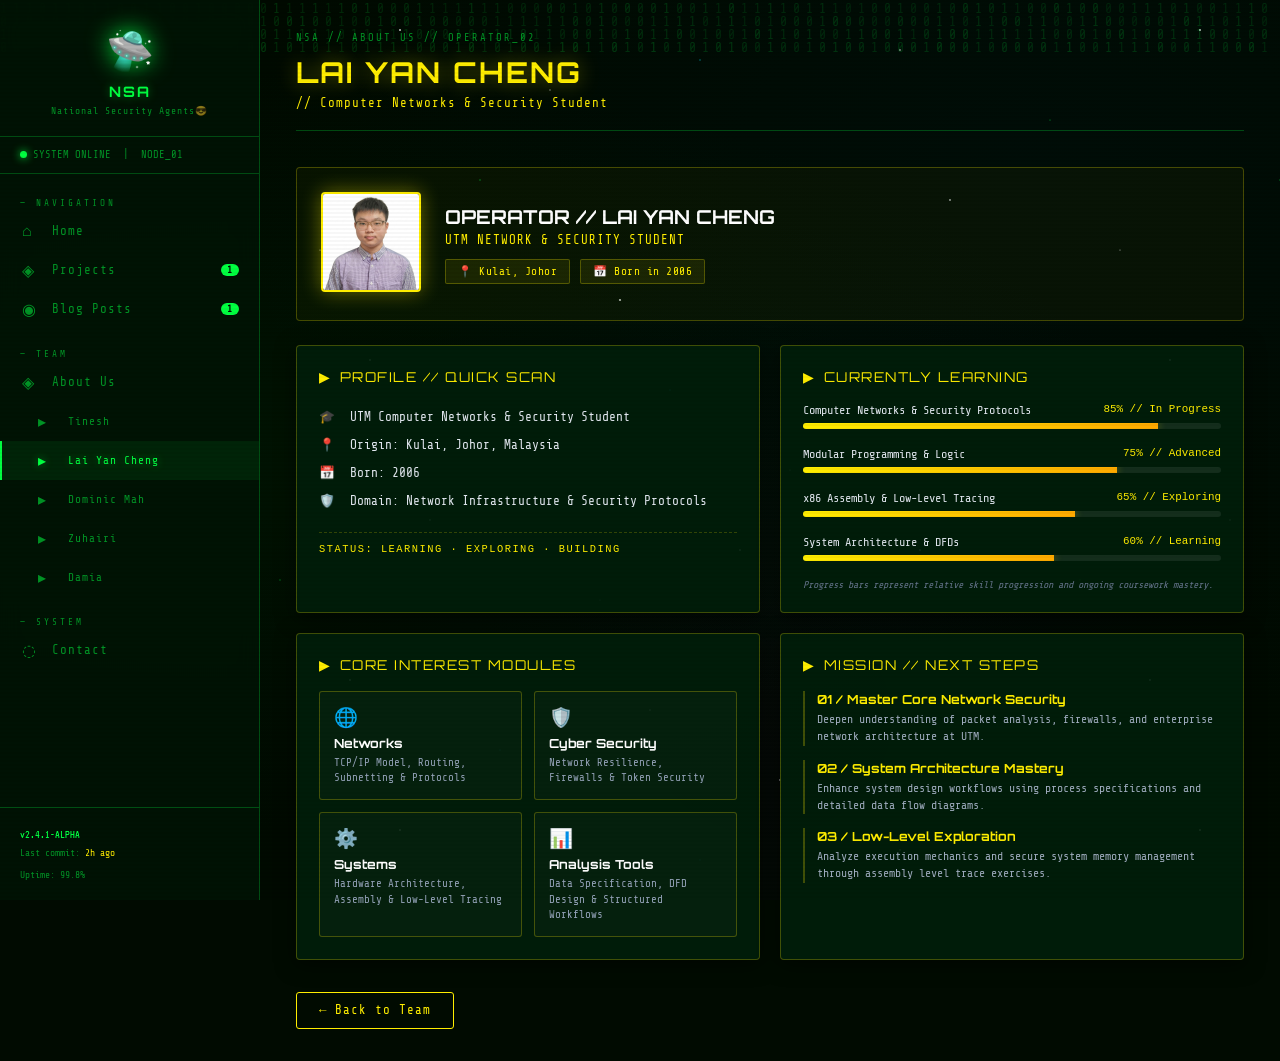
<file: member-2.html>
<!DOCTYPE html>
<html lang="en">
<head>
  <meta charset="UTF-8" />
  <meta name="viewport" content="width=device-width, initial-scale=1.0" />
  <title>Lai Yan Cheng — NSA</title>
  <meta name="description" content="Lai Yan Cheng — Computer Networks and Security Student at UTM. Profile node on NSA." />
  <link rel="stylesheet" href="style.css" />
  <style>
    /* Custom Yellow Theme Variables */
    :root {
      --yellow: #ffee00;
      --yellow-glow: rgba(255, 238, 0, 0.4);
      --yellow-bg: rgba(255, 238, 0, 0.08);
      --yellow-border: rgba(255, 238, 0, 0.25);
    }

    /* Dashboard & Cyber Card Layout */
    .dashboard-grid {
      display: grid;
      grid-template-columns: repeat(auto-fit, minmax(360px, 1fr));
      gap: 20px;
      margin-top: 20px;
    }

    .card {
      background: var(--bg-card, #0a0d14);
      border: 1px solid var(--yellow-border);
      border-radius: 4px;
      padding: 22px;
      box-shadow: 0 4px 20px rgba(0, 0, 0, 0.5);
      position: relative;
      overflow: hidden;
    }

    .card::before {
      content: '';
      position: absolute;
      top: 0; left: 0; right: 0;
      height: 2px;
      background: linear-gradient(90deg, var(--yellow), transparent);
    }

    .card-title {
      font-family: 'Orbitron', monospace, sans-serif;
      font-size: 0.85rem;
      letter-spacing: 1.5px;
      color: var(--yellow);
      margin-bottom: 18px;
      text-transform: uppercase;
      display: flex;
      align-items: center;
      gap: 8px;
    }

    /* Header Profile Info */
    .profile-header {
      display: flex;
      align-items: center;
      gap: 24px;
      margin-bottom: 24px;
      background: rgba(255, 238, 0, 0.03);
      padding: 24px;
      border: 1px solid var(--yellow-border);
      border-radius: 4px;
      position: relative;
    }

    .profile-avatar img {
      width: 100px;
      height: 100px;
      border-radius: 4px;
      border: 2px solid var(--yellow);
      box-shadow: 0 0 20px var(--yellow-glow);
      object-fit: cover;
    }

    .profile-meta-tags {
      display: flex;
      gap: 10px;
      margin-top: 12px;
      flex-wrap: wrap;
    }

    .meta-tag {
      font-size: 0.7rem;
      padding: 5px 12px;
      background: var(--yellow-bg);
      border: 1px solid var(--yellow-border);
      color: var(--yellow);
      border-radius: 2px;
      display: inline-flex;
      align-items: center;
      gap: 6px;
      letter-spacing: 0.5px;
    }

    /* Quick Scan List */
    .scan-list {
      list-style: none;
      padding: 0;
      margin: 0;
      font-size: 0.8rem;
      color: #e2e8f0;
      line-height: 2.2;
    }

    .scan-icon {
      color: var(--yellow);
      margin-right: 8px;
    }

    .status-foot {
      margin-top: 16px;
      padding-top: 10px;
      border-top: 1px dashed rgba(255, 238, 0, 0.2);
      font-size: 0.65rem;
      color: var(--yellow);
      letter-spacing: 1.5px;
      font-family: monospace;
    }

    /* Learning Progress Bars */
    .learning-item {
      margin-bottom: 18px;
    }

    .learning-header {
      display: flex;
      justify-content: space-between;
      font-size: 0.75rem;
      color: #e2e8f0;
      margin-bottom: 6px;
    }

    .learning-status {
      font-size: 0.68rem;
      color: var(--yellow);
      font-family: monospace;
    }

    .progress-bar-bg {
      width: 100%;
      height: 6px;
      background: rgba(255, 255, 255, 0.08);
      border-radius: 3px;
      overflow: hidden;
    }

    .progress-bar-fill {
      height: 100%;
      background: linear-gradient(90deg, #ffee00, #ffaa00);
      box-shadow: 0 0 8px var(--yellow-glow);
    }

    /* Interest Modules Grid */
    .module-grid {
      display: grid;
      grid-template-columns: repeat(2, 1fr);
      gap: 12px;
    }

    .module-box {
      background: rgba(255, 255, 255, 0.02);
      border: 1px solid var(--yellow-border);
      padding: 14px;
      border-radius: 3px;
      transition: border-color 0.2s;
    }

    .module-box:hover {
      border-color: rgba(255, 238, 0, 0.6);
    }

    .module-box .icon {
      font-size: 1.2rem;
      color: var(--yellow);
      margin-bottom: 6px;
    }

    .module-box h5 {
      font-size: 0.78rem;
      color: #fff;
      margin: 0 0 4px 0;
      font-family: 'Orbitron', sans-serif;
    }

    .module-box p {
      font-size: 0.68rem;
      color: #94a3b8;
      margin: 0;
      line-height: 1.4;
    }

    /* Mission Steps */
    .step-list {
      list-style: none;
      padding: 0;
      margin: 0;
    }

    .step-item {
      margin-bottom: 14px;
      padding-left: 12px;
      border-left: 2px solid var(--yellow-border);
    }

    .step-item h5 {
      font-size: 0.78rem;
      color: var(--yellow);
      margin: 0 0 4px 0;
      font-family: 'Orbitron', sans-serif;
    }

    .step-item p {
      font-size: 0.72rem;
      color: #a0aec0;
      margin: 0;
      line-height: 1.5;
    }
  </style>
</head>
<body>
  <canvas id="binary-canvas"></canvas>
  <div class="scanlines"></div>

  <div class="page-wrapper">
    <!-- Sidebar Navigation -->
    <aside class="sidebar">
      <div class="sidebar-logo">
        <span class="logo-icon">🛸</span>
        <h1>NSA</h1>
        <div class="tagline">National Security Agents😎</div>
      </div>
      <div class="sidebar-status">
        <span class="status-dot"></span>SYSTEM ONLINE &nbsp;|&nbsp; NODE_01
      </div>
      <nav class="sidebar-nav">
        <div class="nav-section-label">— Navigation</div>
        <a href="index.html" class="nav-link"><span class="nav-icon">⌂</span> Home</a>
        <a href="projects.html" class="nav-link"><span class="nav-icon">◈</span> Projects <span class="nav-badge">1</span></a>
        <a href="posts.html" class="nav-link"><span class="nav-icon">◉</span> Blog Posts <span class="nav-badge">1</span></a>
        
        <div class="nav-section-label" style="margin-top:12px">— Team</div>
        <a href="about.html" class="nav-link"><span class="nav-icon">◈</span> About Us</a>
        <a href="member-1.html" class="nav-link" style="padding-left:36px;font-size:0.7rem"><span class="nav-icon">▸</span> Tinesh</a>
        <a href="member-2.html" class="nav-link active" style="padding-left:36px;font-size:0.7rem"><span class="nav-icon">▸</span> Lai Yan Cheng</a>
        <a href="member-3.html" class="nav-link" style="padding-left:36px;font-size:0.7rem"><span class="nav-icon">▸</span> Dominic Mah</a>
        <a href="member-4.html" class="nav-link" style="padding-left:36px;font-size:0.7rem"><span class="nav-icon">▸</span> Zuhairi</a>
        <a href="member-5.html" class="nav-link" style="padding-left:36px;font-size:0.7rem"><span class="nav-icon">▸</span> Damia</a>

        <div class="nav-section-label" style="margin-top:12px">— System</div>
        <a href="contact.html" class="nav-link"><span class="nav-icon">◌</span> Contact</a>
      </nav>
      <div class="sidebar-footer">
        <div class="version">v2.4.1-ALPHA</div>
        <div>Last commit: <span style="color:var(--yellow)">2h ago</span></div>
        <div style="margin-top:4px">Uptime: 99.8%</div>
      </div>
    </aside>

    <!-- Main Content Area -->
    <main class="main-content">
      <div class="page-header animate-in">
        <div class="breadcrumb">NSA // ABOUT US // OPERATOR_02</div>
        <h2 style="color:var(--yellow); text-shadow:0 0 20px var(--yellow-glow)">LAI YAN CHENG</h2>
        <div class="subtitle" style="color:var(--yellow)">// Computer Networks &amp; Security Student</div>
      </div>

      <!-- Member Header Banner -->
      <div class="profile-header animate-in">
        <div class="profile-avatar">
          <img src="pictures/yc.jpeg" alt="Lai Yan Cheng" />
        </div>
        <div class="profile-details">
          <h3 style="margin:0; font-family:'Orbitron', sans-serif; color:#fff; font-size:1.2rem;">OPERATOR // LAI YAN CHENG</h3>
          <div style="color:var(--yellow); font-size:0.78rem; letter-spacing:1px; margin-top:4px;">
            UTM NETWORK &amp; SECURITY STUDENT
          </div>
          <div class="profile-meta-tags">
            <span class="meta-tag">📍 Kulai, Johor</span>
            <span class="meta-tag">📅 Born in 2006</span>
          </div>
        </div>
      </div>

      <!-- Dashboard Grid -->
      <div class="dashboard-grid">
        
        <!-- Quick Scan Card -->
        <div class="card">
          <div class="card-title"><span>▶</span> Profile // Quick Scan</div>
          <ul class="scan-list">
            <li><span class="scan-icon">🎓</span> UTM Computer Networks &amp; Security Student</li>
            <li><span class="scan-icon">📍</span> Origin: Kulai, Johor, Malaysia</li>
            <li><span class="scan-icon">📅</span> Born: 2006</li>
            <li><span class="scan-icon">🛡️</span> Domain: Network Infrastructure &amp; Security Protocols</li>
          </ul>
          <div class="status-foot">
            STATUS: LEARNING · EXPLORING · BUILDING
          </div>
        </div>

        <!-- Currently Learning Card -->
        <div class="card">
          <div class="card-title"><span>▶</span> Currently Learning</div>
          
          <div class="learning-item">
            <div class="learning-header">
              <span>Computer Networks &amp; Security Protocols</span>
              <span class="learning-status">85% // In Progress</span>
            </div>
            <div class="progress-bar-bg">
              <div class="progress-bar-fill" style="width: 85%;"></div>
            </div>
          </div>

          <div class="learning-item">
            <div class="learning-header">
              <span>Modular Programming &amp; Logic</span>
              <span class="learning-status">75% // Advanced</span>
            </div>
            <div class="progress-bar-bg">
              <div class="progress-bar-fill" style="width: 75%;"></div>
            </div>
          </div>

          <div class="learning-item">
            <div class="learning-header">
              <span>x86 Assembly &amp; Low-Level Tracing</span>
              <span class="learning-status">65% // Exploring</span>
            </div>
            <div class="progress-bar-bg">
              <div class="progress-bar-fill" style="width: 65%;"></div>
            </div>
          </div>

          <div class="learning-item">
            <div class="learning-header">
              <span>System Architecture &amp; DFDs</span>
              <span class="learning-status">60% // Learning</span>
            </div>
            <div class="progress-bar-bg">
              <div class="progress-bar-fill" style="width: 60%;"></div>
            </div>
          </div>

          <div style="font-size:0.62rem; color:#64748b; margin-top:12px; font-style:italic;">
            Progress bars represent relative skill progression and ongoing coursework mastery.
          </div>
        </div>

        <!-- Interest Modules -->
        <div class="card">
          <div class="card-title"><span>▶</span> Core Interest Modules</div>
          <div class="module-grid">
            <div class="module-box">
              <div class="icon">🌐</div>
              <h5>Networks</h5>
              <p>TCP/IP Model, Routing, Subnetting &amp; Protocols</p>
            </div>
            <div class="module-box">
              <div class="icon">🛡️</div>
              <h5>Cyber Security</h5>
              <p>Network Resilience, Firewalls &amp; Token Security</p>
            </div>
            <div class="module-box">
              <div class="icon">⚙️</div>
              <h5>Systems</h5>
              <p>Hardware Architecture, Assembly &amp; Low-Level Tracing</p>
            </div>
            <div class="module-box">
              <div class="icon">📊</div>
              <h5>Analysis Tools</h5>
              <p>Data Specification, DFD Design &amp; Structured Workflows</p>
            </div>
          </div>
        </div>

        <!-- Mission // Next Steps -->
        <div class="card">
          <div class="card-title"><span>▶</span> Mission // Next Steps</div>
          <div class="step-list">
            <div class="step-item">
              <h5>01 / Master Core Network Security</h5>
              <p>Deepen understanding of packet analysis, firewalls, and enterprise network architecture at UTM.</p>
            </div>
            <div class="step-item">
              <h5>02 / System Architecture Mastery</h5>
              <p>Enhance system design workflows using process specifications and detailed data flow diagrams.</p>
            </div>
            <div class="step-item">
              <h5>03 / Low-Level Exploration</h5>
              <p>Analyze execution mechanics and secure system memory management through assembly level trace exercises.</p>
            </div>
          </div>
        </div>

      </div>

      <div style="margin-top:32px">
        <a href="about.html" class="btn btn-outline" style="border-color:var(--yellow); color:var(--yellow)">← Back to Team</a>
      </div>
    </main>
  </div>

  <script src="main.js"></script>
</body>
</html>
</file>
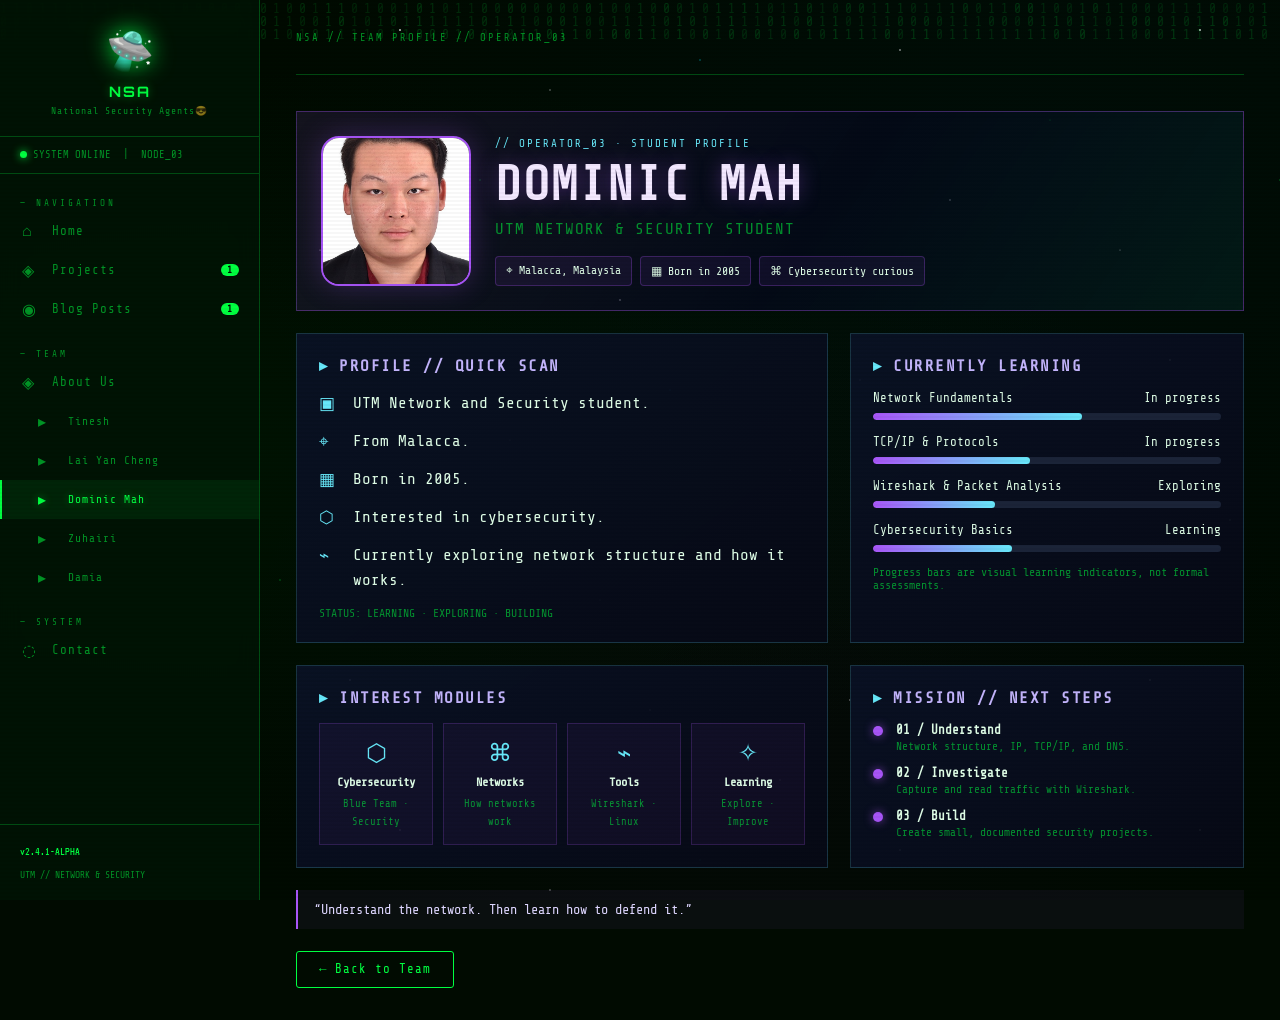
<file: member-3.html>
<!DOCTYPE html>
<html lang="en">
<head>
  <meta charset="UTF-8" />
  <meta name="viewport" content="width=device-width, initial-scale=1.0" />
  <title>Dominic Mah | Network &amp; Security</title>
  <meta name="description" content="Dominic Mah — UTM Network and Security student from Malacca, interested in cybersecurity and learning how networks work." />
  <link rel="stylesheet" href="style.css" />
  <style>
    :root { --dm-purple:#a855f7; --dm-cyan:#67e8f9; }
    .dm-page { display:grid; gap:22px; }
    .dm-hero { display:grid; grid-template-columns:150px 1fr; gap:24px; align-items:center; padding:24px; border:1px solid rgba(168,85,247,.35); background:linear-gradient(125deg,rgba(168,85,247,.12),rgba(4,10,25,.88) 55%,rgba(34,211,238,.07)); position:relative; overflow:hidden; }
    .dm-avatar { width:150px; aspect-ratio:1; border-radius:18px; object-fit:cover; border:2px solid var(--dm-purple); box-shadow:0 0 28px rgba(168,85,247,.25); }
    .dm-kicker { color:var(--dm-cyan); font-size:.68rem; letter-spacing:2px; text-transform:uppercase; }
    .dm-name { font-size:clamp(1.7rem,4vw,3rem); margin:8px 0; letter-spacing:2px; color:#f3e8ff; text-shadow:0 0 20px rgba(168,85,247,.35); }
    .dm-subtitle { color:var(--text-muted); letter-spacing:1px; }
    .dm-facts { display:flex; flex-wrap:wrap; gap:8px; margin-top:18px; }
    .dm-chip { border:1px solid rgba(168,85,247,.28); background:rgba(168,85,247,.08); padding:7px 10px; border-radius:4px; font-size:.72rem; color:var(--text-primary); }
    .dm-grid { display:grid; grid-template-columns:1.15fr .85fr; gap:22px; }
    .dm-card { border:1px solid rgba(103,232,249,.18); background:linear-gradient(145deg,rgba(10,18,38,.92),rgba(7,10,22,.94)); padding:22px; position:relative; overflow:hidden; }
    .dm-card h3 { margin:0 0 16px; color:#c4b5fd; font-size:1rem; letter-spacing:1.5px; text-transform:uppercase; }
    .dm-card h3:before { content:"▸ "; color:var(--dm-cyan); }
    .dm-about-list { display:grid; gap:12px; }
    .dm-about-row { display:flex; gap:12px; align-items:flex-start; color:var(--text-primary); line-height:1.55; }
    .dm-icon { color:var(--dm-cyan); font-size:1.05rem; min-width:22px; }
    .dm-micro { color:var(--text-muted); font-size:.72rem; margin-top:14px; }
    .dm-focus { display:grid; gap:15px; }
    .dm-focus-item { display:grid; grid-template-columns:1fr auto; gap:8px; align-items:center; font-size:.78rem; }
    .dm-track { grid-column:1/-1; height:7px; border-radius:20px; background:#1b2438; overflow:hidden; }
    .dm-fill { height:100%; border-radius:20px; background:linear-gradient(90deg,var(--dm-purple),var(--dm-cyan)); }
    .dm-interest-grid { display:grid; grid-template-columns:repeat(4,1fr); gap:10px; }
    .dm-interest { text-align:center; border:1px solid rgba(168,85,247,.2); background:rgba(168,85,247,.05); padding:15px 8px; min-height:110px; }
    .dm-interest .glyph { font-size:1.5rem; color:var(--dm-cyan); }
    .dm-interest strong { display:block; margin:8px 0 4px; font-size:.75rem; }
    .dm-interest span { color:var(--text-muted); font-size:.65rem; }
    .dm-roadmap { display:grid; gap:13px; }
    .dm-step { display:grid; grid-template-columns:13px 1fr; gap:10px; align-items:start; }
    .dm-dot { width:10px; height:10px; margin-top:5px; border-radius:50%; background:var(--dm-purple); box-shadow:0 0 10px rgba(168,85,247,.65); }
    .dm-step strong { display:block; font-size:.78rem; color:var(--text-primary); }
    .dm-step span { display:block; font-size:.7rem; color:var(--text-muted); margin-top:3px; }
    .dm-quote { border-left:2px solid var(--dm-purple); padding:12px 16px; color:#ddd6fe; font-size:.85rem; background:rgba(168,85,247,.06); }
    @media(max-width:760px) {
      .dm-hero { grid-template-columns:1fr; }
      .dm-avatar { width:110px; }
      .dm-grid { grid-template-columns:1fr; }
      .dm-interest-grid { grid-template-columns:repeat(2,1fr); }
    }
  </style>
</head>
<body>
  <canvas id="binary-canvas"></canvas>
  <div class="scanlines"></div>
  <div class="page-wrapper">
    <aside class="sidebar">
      <div class="sidebar-logo"><span class="logo-icon">🛸</span><h1>NSA</h1><div class="tagline">National Security Agents😎</div></div>
      <div class="sidebar-status"><span class="status-dot"></span>SYSTEM ONLINE &nbsp;|&nbsp; NODE_03</div>
      <nav class="sidebar-nav">
        <div class="nav-section-label">— Navigation</div>
        <a href="index.html" class="nav-link"><span class="nav-icon">⌂</span> Home</a>
        <a href="projects.html" class="nav-link"><span class="nav-icon">◈</span> Projects <span class="nav-badge">1</span></a>
        <a href="posts.html" class="nav-link"><span class="nav-icon">◉</span> Blog Posts <span class="nav-badge">1</span></a>
        <div class="nav-section-label" style="margin-top:12px">— Team</div>
        <a href="about.html" class="nav-link"><span class="nav-icon">◈</span> About Us</a>
        <a href="member-1.html" class="nav-link" style="padding-left:36px;font-size:.7rem"><span class="nav-icon">▸</span> Tinesh</a>
        <a href="member-2.html" class="nav-link" style="padding-left:36px;font-size:.7rem"><span class="nav-icon">▸</span> Lai Yan Cheng</a>
        <a href="member-3.html" class="nav-link active" style="padding-left:36px;font-size:.7rem"><span class="nav-icon">▸</span> Dominic Mah</a>
        <a href="member-4.html" class="nav-link" style="padding-left:36px;font-size:.7rem"><span class="nav-icon">▸</span> Zuhairi</a>
        <a href="member-5.html" class="nav-link" style="padding-left:36px;font-size:.7rem"><span class="nav-icon">▸</span> Damia</a>
        <div class="nav-section-label" style="margin-top:12px">— System</div>
        <a href="contact.html" class="nav-link"><span class="nav-icon">◌</span> Contact</a>
      </nav>
      <div class="sidebar-footer"><div class="version">v2.4.1-ALPHA</div><div style="margin-top:4px">UTM // NETWORK &amp; SECURITY</div></div>
    </aside>

    <main class="main-content">
      <div class="page-header animate-in">
        <div class="breadcrumb">NSA // TEAM PROFILE // OPERATOR_03</div>
      </div>

      <div class="dm-page">
        <section class="dm-hero animate-in">
          <img class="dm-avatar" src="pictures/dom.jpeg" alt="Dominic Mah" onerror="this.src='pictures/group.jpg'" />
          <div>
            <div class="dm-kicker">// Operator_03 · Student Profile</div>
            <h2 class="dm-name">DOMINIC MAH</h2>
            <div class="dm-subtitle">UTM NETWORK &amp; SECURITY STUDENT</div>
            <div class="dm-facts">
              <span class="dm-chip">⌖ Malacca, Malaysia</span>
              <span class="dm-chip">▦ Born in 2005</span>
              <span class="dm-chip">⌘ Cybersecurity curious</span>
            </div>
          </div>
        </section>

        <section class="dm-grid">
          <div class="dm-card">
            <h3>Profile // Quick Scan</h3>
            <div class="dm-about-list">
              <div class="dm-about-row"><span class="dm-icon">▣</span><span>UTM Network and Security student.</span></div>
              <div class="dm-about-row"><span class="dm-icon">⌖</span><span>From Malacca.</span></div>
              <div class="dm-about-row"><span class="dm-icon">▦</span><span>Born in 2005.</span></div>
              <div class="dm-about-row"><span class="dm-icon">⬡</span><span>Interested in cybersecurity.</span></div>
              <div class="dm-about-row"><span class="dm-icon">⌁</span><span>Currently exploring network structure and how it works.</span></div>
            </div>
            <div class="dm-micro">STATUS: LEARNING · EXPLORING · BUILDING</div>
          </div>

          <div class="dm-card">
            <h3>Currently Learning</h3>
            <div class="dm-focus">
              <div class="dm-focus-item"><span>Network Fundamentals</span><span>In progress</span><div class="dm-track"><div class="dm-fill" style="width:60%"></div></div></div>
              <div class="dm-focus-item"><span>TCP/IP &amp; Protocols</span><span>In progress</span><div class="dm-track"><div class="dm-fill" style="width:45%"></div></div></div>
              <div class="dm-focus-item"><span>Wireshark &amp; Packet Analysis</span><span>Exploring</span><div class="dm-track"><div class="dm-fill" style="width:35%"></div></div></div>
              <div class="dm-focus-item"><span>Cybersecurity Basics</span><span>Learning</span><div class="dm-track"><div class="dm-fill" style="width:40%"></div></div></div>
            </div>
            <div class="dm-micro">Progress bars are visual learning indicators, not formal assessments.</div>
          </div>
        </section>

        <section class="dm-grid">
          <div class="dm-card">
            <h3>Interest Modules</h3>
            <div class="dm-interest-grid">
              <div class="dm-interest"><div class="glyph">⬡</div><strong>Cybersecurity</strong><span>Blue Team · Security</span></div>
              <div class="dm-interest"><div class="glyph">⌘</div><strong>Networks</strong><span>How networks work</span></div>
              <div class="dm-interest"><div class="glyph">⌁</div><strong>Tools</strong><span>Wireshark · Linux</span></div>
              <div class="dm-interest"><div class="glyph">✧</div><strong>Learning</strong><span>Explore · Improve</span></div>
            </div>
          </div>
          <div class="dm-card">
            <h3>Mission // Next Steps</h3>
            <div class="dm-roadmap">
              <div class="dm-step"><span class="dm-dot"></span><div><strong>01 / Understand</strong><span>Network structure, IP, TCP/IP, and DNS.</span></div></div>
              <div class="dm-step"><span class="dm-dot"></span><div><strong>02 / Investigate</strong><span>Capture and read traffic with Wireshark.</span></div></div>
              <div class="dm-step"><span class="dm-dot"></span><div><strong>03 / Build</strong><span>Create small, documented security projects.</span></div></div>
            </div>
          </div>
        </section>

        <div class="dm-quote">“Understand the network. Then learn how to defend it.”</div>
        <div><a href="about.html" class="btn btn-outline">← Back to Team</a></div>
      </div>
    </main>
  </div>
  <script src="main.js"></script>
</body>
</html>
</file>
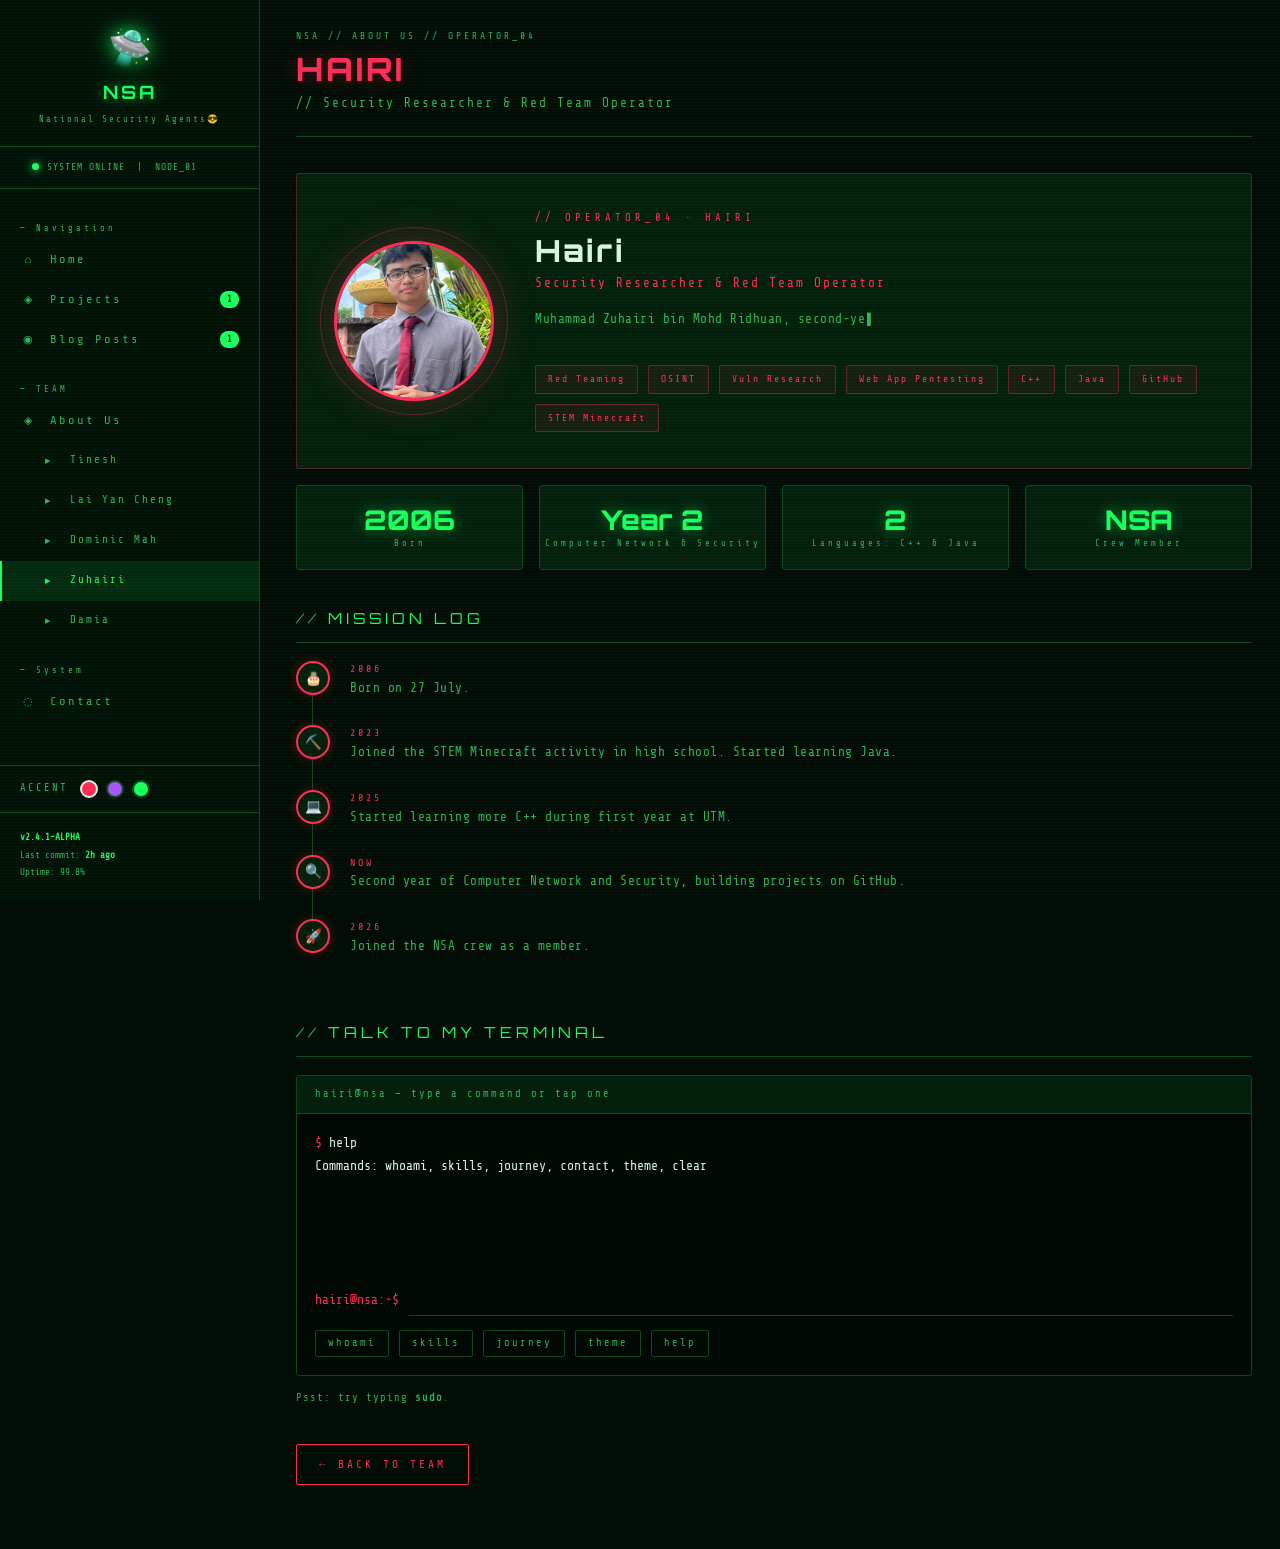
<file: member-4.html>
<!DOCTYPE html>
<html lang="en">
<head>
<meta charset="UTF-8" />
<meta name="viewport" content="width=device-width, initial-scale=1.0" />
<title>Muhammad Zuhairi bin Mohd Ridhuan | Hairi</title>
<meta name="description" content="Zuhairi (Hairi) is a Computer Network and Security student and aspiring red team operator at NSA." />
<link rel="preconnect" href="https://fonts.googleapis.com" />
<link href="https://fonts.googleapis.com/css2?family=Orbitron:wght@600;800&family=Share+Tech+Mono&display=swap" rel="stylesheet" />
<style>
  :root { --bg:#010d05; --bg-side:#021508; --bg-card:#03200d; --border:#0a4a1c; --text:#d8f5e0; --muted:#2fb458; --green:#18ff5e; --accent:#ff2d55; --accent-rgb:255,45,85; }
  [data-theme="violet"] { --accent:#a855f7; --accent-rgb:168,85,247; }
  [data-theme="green"]  { --accent:#18ff5e; --accent-rgb:24,255,94; }
  * { box-sizing:border-box; margin:0; }
  html { font-size:16px; scroll-behavior:smooth; }
  body { background:var(--bg); color:var(--text); font-family:'Share Tech Mono',ui-monospace,Consolas,monospace; line-height:1.7; min-height:100vh; overflow-x:hidden; }
  a { color:var(--accent); }
  :focus-visible { outline:2px solid var(--accent); outline-offset:3px; }
  #rain { position:fixed; inset:0; width:100%; height:100%; z-index:0; opacity:.28; pointer-events:none; }
  .scanlines { position:fixed; inset:0; z-index:2; pointer-events:none; background:repeating-linear-gradient(to bottom, rgba(255,255,255,.02) 0 1px, transparent 1px 3px); }

  .page-wrapper { position:relative; z-index:1; display:grid; grid-template-columns:260px 1fr; min-height:100vh; }

  /* Sidebar: 260px wide, 40px tall links */
  .sidebar { position:sticky; top:0; height:100vh; overflow-y:auto; background:rgba(2,21,8,.94); border-right:1px solid var(--border); display:flex; flex-direction:column; }
  .sidebar-logo { padding:28px 20px 20px; text-align:center; border-bottom:1px solid var(--border); }
  .logo-icon { font-size:2.2rem; display:block; line-height:1.2; filter:drop-shadow(0 0 10px var(--green)); animation:pulse 2.5s infinite; }
  .sidebar-logo h1 { font-family:'Orbitron',sans-serif; font-size:1.15rem; letter-spacing:3px; color:var(--green); text-shadow:0 0 14px rgba(24,255,94,.5); margin-top:6px; }
  .tagline { font-size:.55rem; color:var(--muted); letter-spacing:2px; margin-top:4px; }
  .sidebar-status { padding:12px 32px; font-size:.6rem; color:var(--muted); letter-spacing:1px; border-bottom:1px solid var(--border); }
  .status-dot { display:inline-block; width:7px; height:7px; border-radius:50%; background:var(--green); box-shadow:0 0 8px var(--green); margin-right:8px; animation:pulse 2s infinite; }
  @keyframes pulse { 0%, 100%{opacity:1} 50%{opacity:.35} }
  .sidebar-nav { flex:1; padding:18px 0 10px; }
  .nav-section-label { font-size:.55rem; color:var(--muted); letter-spacing:3px; padding:14px 20px 4px; }
  .nav-link { display:flex; align-items:center; gap:14px; height:40px; padding:0 20px; color:var(--muted); text-decoration:none; font-size:.76rem; letter-spacing:2px; border-left:2px solid transparent; transition:all 0.2s ease; }
  .nav-link:hover { color:var(--green); background:rgba(24,255,94,.05); }
  .nav-link.active { color:var(--green); background:rgba(24,255,94,.1); border-left-color:var(--green); }
  .nav-link.sub { padding-left:40px; font-size:.68rem; }
  .nav-link span:first-child { width:14px; text-align:center; font-size:.7rem; }
  .nav-badge { margin-left:auto; font-size:.55rem; padding:1px 7px; border-radius:8px; background:var(--green); color:#021508; font-weight:bold; letter-spacing:0; }
  .themes { display:flex; gap:8px; align-items:center; color:var(--muted); font-size:.65rem; letter-spacing:2px; padding:14px 20px; border-top:1px solid var(--border); }
  .themes span { margin-right:4px; }
  .themes button { width:18px; height:18px; border-radius:50%; border:2px solid var(--border); cursor:pointer; }
  .themes button[aria-pressed="true"] { border-color:var(--text); }
  .sidebar-footer { padding:16px 20px 18px; font-size:.58rem; color:var(--muted); line-height:1.9; border-top:1px solid var(--border); }
  .sidebar-footer b { color:var(--green); }

  /* Main: fills the full width, 36px left padding */
  .main-content { padding:28px 28px 64px 36px; width:100%; min-width:0; }
  .page-header { padding-bottom:22px; margin-bottom:36px; border-bottom:1px solid var(--border); }
  .breadcrumb { font-size:.6rem; letter-spacing:3px; color:var(--muted); }
  .page-header h2 { font-family:'Orbitron',sans-serif; font-weight:800; font-size:2rem; color:var(--accent); text-shadow:0 0 20px rgba(var(--accent-rgb),.4); letter-spacing:3px; margin:6px 0 4px; line-height:1.2; display:inline-block; }
  .page-header h2.glitch { animation:glitch .35s steps(2) 1; }
  @keyframes glitch { 0%{transform:translate(2px,0);filter:hue-rotate(60deg)} 50%{transform:translate(-3px,1px)} 100%{transform:none} }
  .subtitle { color:var(--muted); font-size:.8rem; letter-spacing:2px; }

  .member-hero { display:grid; grid-template-columns:170px 1fr; gap:36px; align-items:center; padding:36px 32px; min-height:255px; background:var(--bg-card); border:1px solid rgba(var(--accent-rgb),.3); border-radius:3px; }
  .avatar { position:relative; width:160px; height:160px; margin:0 auto; }
  .avatar img { width:100%; height:100%; object-fit:cover; border-radius:50%; border:3px solid var(--accent); box-shadow:0 0 40px rgba(var(--accent-rgb),.3); background:#06301a; cursor:pointer; display:block; transition:transform 0.3s; }
  .avatar img:hover { transform:scale(1.04); }
  .avatar::after { content:''; position:absolute; inset:-14px; border-radius:50%; border:1px solid rgba(var(--accent-rgb),.3); pointer-events:none; }
  .codename { font-size:.65rem; letter-spacing:4px; color:var(--accent); margin-bottom:4px; }
  .member-hero h3 { font-family:'Orbitron',sans-serif; font-weight:800; font-size:1.9rem; letter-spacing:2px; line-height:1.2; }
  .role { color:var(--accent); font-size:.8rem; letter-spacing:2px; margin:4px 0 14px; }
  .typed::after { content:'▌'; margin-left:2px; animation:blink 1s steps(1) infinite; }
  @keyframes blink { 0%, 100%{opacity:1} 50%{opacity:0} }
  .bio { color:var(--muted); font-size:.8rem; letter-spacing:.5px; line-height:1.8; max-width:80ch; min-height:3.2em; margin-bottom:16px; }
  .skills-list { display:flex; flex-wrap:wrap; gap:10px; }
  .skill-badge-red { font-size:.6rem; padding:5px 12px; background:rgba(var(--accent-rgb),.08); border:1px solid rgba(var(--accent-rgb),.35); border-radius:2px; color:var(--accent); letter-spacing:2px; }

  .stats-bar { display:grid; grid-template-columns:repeat(4,1fr); gap:16px; margin:16px 0 0; }
  .stat-card { height:85px; display:flex; flex-direction:column; align-items:center; justify-content:center; background:var(--bg-card); border:1px solid var(--border); border-radius:3px; }
  .stat-value { font-family:'Orbitron',sans-serif; font-weight:800; font-size:1.7rem; color:var(--green); text-shadow:0 0 14px rgba(24,255,94,.5); line-height:1.2; }
  .stat-label { font-size:.55rem; color:var(--muted); letter-spacing:3px; }

  .section-title { font-family:'Orbitron',sans-serif; font-size:.95rem; letter-spacing:4px; margin:36px 0 18px; padding-bottom:10px; border-bottom:1px solid var(--border); text-transform:uppercase; color:var(--green); }
  .section-title::before { content:'// '; color:var(--muted); }
  .card { background:var(--bg-card); border:1px solid var(--border); border-radius:3px; padding:22px 24px; }

  .timeline-item { display:flex; gap:20px; padding-bottom:26px; position:relative; }
  .timeline-item::before { content:''; position:absolute; left:16px; top:34px; bottom:0; width:1px; background:var(--border); }
  .timeline-item:last-child::before { display:none; }
  .timeline-dot { width:34px; height:34px; border-radius:50%; background:var(--bg-card); border:2px solid var(--accent); box-shadow:0 0 12px rgba(var(--accent-rgb),.3); display:flex; align-items:center; justify-content:center; font-size:.85rem; flex-shrink:0; z-index:1; }
  .tl-date { font-size:.62rem; color:var(--accent); letter-spacing:3px; }
  .timeline-body p { font-size:.8rem; color:var(--muted); letter-spacing:.5px; }

  .term { background:#000803; border:1px solid var(--border); border-radius:3px; overflow:hidden; }
  .term-bar { padding:10px 18px; background:var(--bg-card); border-bottom:1px solid var(--border); color:var(--muted); font-size:.65rem; letter-spacing:2px; }
  #out { padding:18px; min-height:170px; max-height:320px; overflow-y:auto; white-space:pre-wrap; font-size:.82rem; color:var(--text); }
  #out .cmd { color:var(--accent); }
  .prompt { display:flex; gap:10px; padding:0 18px 14px; align-items:center; font-size:.82rem; }
  .prompt label { color:var(--accent); white-space:nowrap; }
  #in { flex:1; min-width:0; background:transparent; border:0; border-bottom:1px solid var(--border); color:var(--text); font:inherit; padding:4px 0; }
  #in:focus { outline:0; border-color:var(--accent); }
  .hints { padding:0 18px 18px; display:flex; flex-wrap:wrap; gap:10px; }
  .hints button { background:none; border:1px solid var(--border); color:var(--muted); font:inherit; font-size:.65rem; letter-spacing:2px; padding:4px 12px; border-radius:2px; cursor:pointer; }
  .hints button:hover { color:var(--accent); border-color:var(--accent); }
  .hint-foot { margin-top:14px; color:var(--muted); font-size:.65rem; letter-spacing:1px; }

  .btn-outline { display:inline-block; margin-top:36px; padding:10px 22px; border:1px solid var(--accent); color:var(--accent); text-decoration:none; border-radius:2px; font-size:.7rem; letter-spacing:3px; transition:all 0.2s; }
  .btn-outline:hover { background:rgba(var(--accent-rgb),.1); }

  /* Smooth fade-in entrance animation */
  @keyframes fadeInUp {
    from { opacity:0; transform:translateY(16px); }
    to { opacity:1; transform:translateY(0); }
  }
  .animate-in { animation:fadeInUp 0.6s ease both; }

  @media (max-width:900px){
    .page-wrapper { grid-template-columns:1fr; }
    .sidebar { position:static; height:auto; }
    .main-content { padding:24px 18px 48px; }
    .stats-bar { grid-template-columns:repeat(2,1fr); }
  }
  @media (max-width:620px){ .member-hero { grid-template-columns:1fr; text-align:center; justify-items:center; } .skills-list { justify-content:center; } }
  @media (prefers-reduced-motion:reduce){ *{animation:none!important} }
</style>
</head>
<body>
<canvas id="rain" aria-hidden="true"></canvas>
<div class="scanlines" aria-hidden="true"></div>

<div class="page-wrapper">
  <aside class="sidebar">
    <div class="sidebar-logo"><span class="logo-icon">🛸</span><h1>NSA</h1><div class="tagline">National Security Agents😎</div></div>
    <div class="sidebar-status"><span class="status-dot"></span>SYSTEM ONLINE &nbsp;|&nbsp; NODE_01</div>
    <nav class="sidebar-nav" aria-label="Site navigation">
      <div class="nav-section-label">— Navigation</div>
      <a href="index.html" class="nav-link"><span>⌂</span> Home</a>
      <a href="projects.html" class="nav-link"><span>◈</span> Projects <span class="nav-badge">1</span></a>
      <a href="posts.html" class="nav-link"><span>◉</span> Blog Posts <span class="nav-badge">1</span></a>
   
      <div class="nav-section-label" style="margin-top:8px">— TEAM</div>
      <a href="about.html" class="nav-link"><span>◈</span> About Us</a>
      <a href="member-1.html" class="nav-link sub"><span>▸</span> Tinesh</a>
      <a href="member-2.html" class="nav-link sub"><span>▸</span> Lai Yan Cheng</a>
      <a href="member-3.html" class="nav-link sub"><span>▸</span> Dominic Mah</a>
      <a href="member-4.html" class="nav-link sub active" aria-current="page"><span>▸</span> Zuhairi</a>
      <a href="member-5.html" class="nav-link sub"><span>▸</span> Damia</a>
      <div class="nav-section-label" style="margin-top:8px">— System</div>
      <a href="contact.html" class="nav-link"><span>◌</span> Contact</a>
    </nav>
    <div class="themes" role="group" aria-label="Accent colour">
      <span>ACCENT</span>
      <button style="background:#ff2d55" data-t="red" aria-label="Red" aria-pressed="true"></button>
      <button style="background:#a855f7" data-t="violet" aria-label="Violet" aria-pressed="false"></button>
      <button style="background:#18ff5e" data-t="green" aria-label="Green" aria-pressed="false"></button>
    </div>
    <div class="sidebar-footer"><b>v2.4.1-ALPHA</b><br>Last commit: <b>2h ago</b><br>Uptime: 99.8%</div>
  </aside>

  <main class="main-content">
    <div class="page-header animate-in">
      <div class="breadcrumb">NSA // ABOUT US // OPERATOR_04</div>
      <h2 id="name">HAIRI</h2>
      <div class="subtitle">// Security Researcher &amp; Red Team Operator</div>
    </div>

    <section class="member-hero animate-in">
      <div class="avatar"><img src="pictures/ZuhairiKMNS.jpeg" alt="Portrait of Zuhairi, also known as Hairi" id="avatar" title="Click me for glitch effect" onerror="this.src='pictures/group.jpg'" /></div>
      <div>
        <div class="codename">// OPERATOR_04 · HAIRI</div>
        <h3>Hairi</h3>
        <div class="role">Security Researcher &amp; Red Team Operator</div>
        <div class="typed bio" id="typed" aria-label="Muhammad Zuhairi bin Mohd Ridhuan, second-year Computer Network and Security student."></div>
        <div class="skills-list">
          <span class="skill-badge-red">Red Teaming</span>
          <span class="skill-badge-red">OSINT</span>
          <span class="skill-badge-red">Vuln Research</span>
          <span class="skill-badge-red">Web App Pentesting</span>
          <span class="skill-badge-red">C++</span>
          <span class="skill-badge-red">Java</span>
          <span class="skill-badge-red">GitHub</span>
          <span class="skill-badge-red">STEM Minecraft</span>
        </div>
      </div>
    </section>

    <div class="stats-bar animate-in">
      <div class="stat-card"><span class="stat-value">2006</span><span class="stat-label">Born</span></div>
      <div class="stat-card"><span class="stat-value">Year 2</span><span class="stat-label">Computer Network &amp; Security</span></div>
      <div class="stat-card"><span class="stat-value">2</span><span class="stat-label">Languages: C++ &amp; Java</span></div>
      <div class="stat-card"><span class="stat-value">NSA</span><span class="stat-label">Crew Member</span></div>
    </div>

    <div class="section-title">Mission Log</div>
    <div class="timeline animate-in">
      <div class="timeline-item"><div class="timeline-dot">🎂</div><div class="timeline-body"><div class="tl-date">2006</div><p>Born on 27 July.</p></div></div>
      <div class="timeline-item"><div class="timeline-dot">⛏️</div><div class="timeline-body"><div class="tl-date">2023</div><p>Joined the STEM Minecraft activity in high school. Started learning Java.</p></div></div>
      <div class="timeline-item"><div class="timeline-dot">💻</div><div class="timeline-body"><div class="tl-date">2025</div><p>Started learning more C++ during first year at UTM.</p></div></div>
      <div class="timeline-item"><div class="timeline-dot">🔍</div><div class="timeline-body"><div class="tl-date">NOW</div><p>Second year of Computer Network and Security, building projects on GitHub.</p></div></div>
      <div class="timeline-item"><div class="timeline-dot">🚀</div><div class="timeline-body"><div class="tl-date">2026</div><p>Joined the NSA crew as a member.</p></div></div>
    </div>

    <div class="section-title">Talk to My Terminal</div>
    <div class="term animate-in">
      <div class="term-bar">hairi@nsa — type a command or tap one</div>
      <div id="out" role="log" aria-live="polite"></div>
      <div class="prompt"><label for="in">hairi@nsa:~$</label><input id="in" autocomplete="off" spellcheck="false" /></div>
      <div class="hints" id="hints"></div>
    </div>
    <div class="hint-foot">Psst: try typing <b>sudo</b>.</div>

    <a href="about.html" class="btn-outline">← BACK TO TEAM</a>
  </main>
</div>

<script>
/* Accent colour switcher (saved when storage is available) */
const root = document.documentElement;
function setTheme(t){
  if (t === 'red') root.removeAttribute('data-theme'); else root.setAttribute('data-theme', t);
  document.querySelectorAll('.themes button').forEach(b => b.setAttribute('aria-pressed', String(b.dataset.t === t)));
  try { localStorage.setItem('zuh-theme', t); } catch(e){}
}
document.querySelectorAll('.themes button').forEach(b => b.addEventListener('click', () => setTheme(b.dataset.t)));
try { const s = localStorage.getItem('zuh-theme'); if (s) setTheme(s); } catch(e){}

/* Typing intro animation */
const typed = document.getElementById('typed');
const intro = typed.getAttribute('aria-label') || "Muhammad Zuhairi bin Mohd Ridhuan, second-year Computer Network and Security student.";
if (matchMedia('(prefers-reduced-motion:reduce)').matches) {
  typed.textContent = intro;
} else {
  let i = 0;
  function tick(){
    typed.textContent = intro.slice(0, ++i);
    if (i < intro.length) setTimeout(tick, 30);
  }
  tick();
}

/* Click the avatar for a glitch animation */
const nameEl = document.getElementById('name');
function triggerGlitch() {
  if (!nameEl) return;
  nameEl.classList.remove('glitch');
  void nameEl.offsetWidth;
  nameEl.classList.add('glitch');
}
const avatarEl = document.getElementById('avatar');
if (avatarEl) {
  avatarEl.addEventListener('click', triggerGlitch);
}
// Occasional subtle glitch on load
setTimeout(triggerGlitch, 1200);

/* Terminal interactive logic */
const out = document.getElementById('out'), input = document.getElementById('in'), hints = document.getElementById('hints');
const cmds = {
  help:     () => 'Commands: whoami, skills, journey, contact, theme, clear',
  whoami:   () => 'Hairi — Muhammad Zuhairi, 2nd-year Computer Network and Security student.',
  skills:   () => 'C++ · Java · GitHub · STEM Minecraft · OSINT · Red Teaming',
  journey:  () => '2006 born → Minecraft STEM → Java → C++ at UTM → NSA crew',
  contact:  () => 'Reach me through the Contact page.',
  theme:    () => { const l=['red','violet','green']; const n=l[(l.indexOf(root.getAttribute('data-theme')||'red')+1)%3]; setTheme(n); return 'Accent set to ' + n + '.'; },
  sudo:     () => 'Nice try. Hairi is not in the sudoers file. This incident will be reported.',
  clear:    () => { out.textContent = ''; return null; }
};
function run(raw){
  const c = raw.trim().toLowerCase(); if (!c) return;
  const line = document.createElement('div'); line.innerHTML = '<span class="cmd">$ </span>'; line.append(raw); out.append(line);
  const fn = cmds[c.split(' ')[0]];
  const res = fn ? fn() : 'Unknown command: ' + c + '. Type help.';
  if (res !== null) { const r = document.createElement('div'); r.textContent = res; out.append(r); }
  out.scrollTop = out.scrollHeight;
}
input.addEventListener('keydown', e => { if (e.key === 'Enter') { run(input.value); input.value = ''; } });
['whoami','skills','journey','theme','help'].forEach(c => {
  const b = document.createElement('button'); b.textContent = c; b.addEventListener('click', () => run(c)); hints.append(b);
});
run('help');

/* Fixed Smooth Binary Rain Animation */
const cv = document.getElementById('rain');
if (cv) {
  const ctx = cv.getContext('2d');
  let cols, drops;
  const fontSize = 14;

  function size() {
    cv.width = window.innerWidth;
    cv.height = window.innerHeight;
    cols = Math.floor(cv.width / fontSize);
    drops = Array.from({ length: cols }, () => Math.floor(Math.random() * (cv.height / fontSize)));
  }

  size();
  window.addEventListener('resize', size);

  if (!matchMedia('(prefers-reduced-motion:reduce)').matches) {
    setInterval(() => {
      ctx.fillStyle = 'rgba(1, 13, 5, 0.12)';
      ctx.fillRect(0, 0, cv.width, cv.height);
      ctx.fillStyle = '#18ff5e';
      ctx.font = fontSize + "px 'Share Tech Mono', monospace";

      for (let i = 0; i < drops.length; i++) {
        const char = Math.random() > 0.5 ? '1' : '0';
        const x = i * fontSize;
        const y = drops[i] * fontSize;

        ctx.fillText(char, x, y);

        if (y > cv.height && Math.random() > 0.975) {
          drops[i] = 0;
        }
        drops[i]++;
      }
    }, 55);
  }
}
</script>
</body>
</html>
</file>
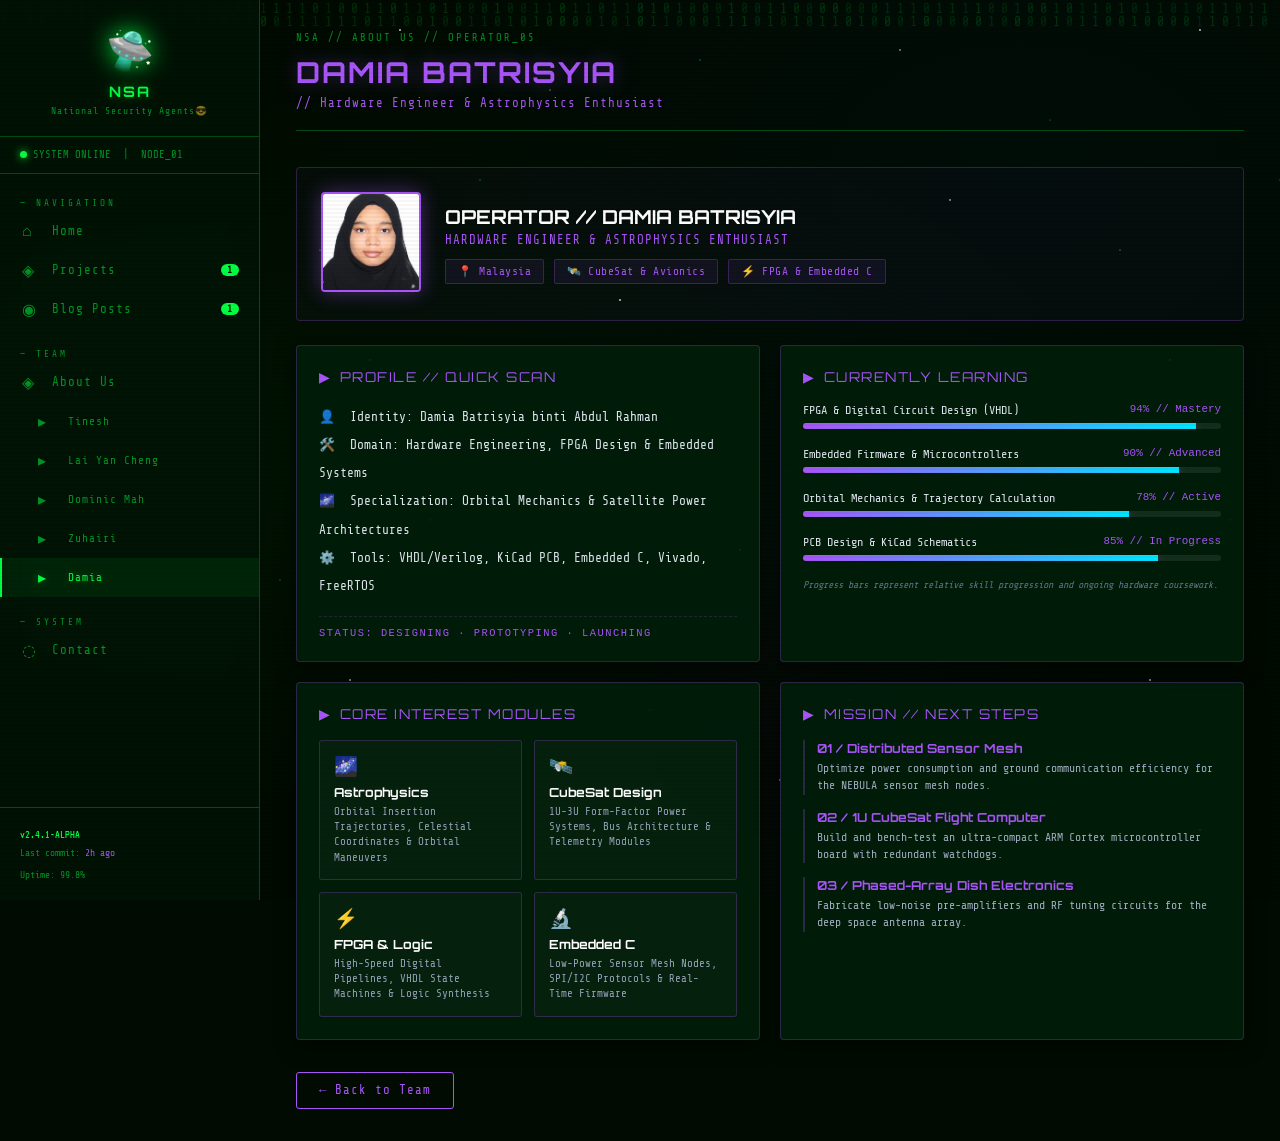
<file: member-5.html>
<!DOCTYPE html>
<html lang="en">
<head>
  <meta charset="UTF-8" />
  <meta name="viewport" content="width=device-width, initial-scale=1.0" />
  <title>Damia Batrisyia — NSA</title>
  <meta name="description" content="Damia Batrisyia — Hardware Engineer and Astrophysics Enthusiast. Profile node on NSA." />
  <link rel="stylesheet" href="style.css" />
  <style>
    /* Custom Purple Theme Variables */
    :root {
      --purple: #a855f7;
      --purple-glow: rgba(168, 85, 247, 0.4);
      --purple-bg: rgba(168, 85, 247, 0.08);
      --purple-border: rgba(168, 85, 247, 0.25);
    }

    /* Dashboard & Cyber Card Layout (copied from Lai Yan Cheng's page) */
    .dashboard-grid {
      display: grid;
      grid-template-columns: repeat(auto-fit, minmax(360px, 1fr));
      gap: 20px;
      margin-top: 20px;
    }

    .card {
      background: var(--bg-card, #0a0d14);
      border: 1px solid var(--purple-border);
      border-radius: 4px;
      padding: 22px;
      box-shadow: 0 4px 20px rgba(0, 0, 0, 0.5);
      position: relative;
      overflow: hidden;
    }

    .card::before {
      content: '';
      position: absolute;
      top: 0; left: 0; right: 0;
      height: 2px;
      background: linear-gradient(90deg, var(--purple), transparent);
    }

    .card-title {
      font-family: 'Orbitron', monospace, sans-serif;
      font-size: 0.85rem;
      letter-spacing: 1.5px;
      color: var(--purple);
      margin-bottom: 18px;
      text-transform: uppercase;
      display: flex;
      align-items: center;
      gap: 8px;
    }

    /* Header Profile Info */
    .profile-header {
      display: flex;
      align-items: center;
      gap: 24px;
      margin-bottom: 24px;
      background: rgba(168, 85, 247, 0.03);
      padding: 24px;
      border: 1px solid var(--purple-border);
      border-radius: 4px;
      position: relative;
    }

    .profile-avatar img {
      width: 100px;
      height: 100px;
      border-radius: 4px;
      border: 2px solid var(--purple);
      box-shadow: 0 0 20px var(--purple-glow);
      object-fit: cover;
    }

    .profile-meta-tags {
      display: flex;
      gap: 10px;
      margin-top: 12px;
      flex-wrap: wrap;
    }

    .meta-tag {
      font-size: 0.7rem;
      padding: 5px 12px;
      background: var(--purple-bg);
      border: 1px solid var(--purple-border);
      color: var(--purple);
      border-radius: 2px;
      display: inline-flex;
      align-items: center;
      gap: 6px;
      letter-spacing: 0.5px;
    }

    /* Quick Scan List */
    .scan-list {
      list-style: none;
      padding: 0;
      margin: 0;
      font-size: 0.8rem;
      color: #e2e8f0;
      line-height: 2.2;
    }

    .scan-icon {
      color: var(--purple);
      margin-right: 8px;
    }

    .status-foot {
      margin-top: 16px;
      padding-top: 10px;
      border-top: 1px dashed rgba(168, 85, 247, 0.2);
      font-size: 0.65rem;
      color: var(--purple);
      letter-spacing: 1.5px;
      font-family: monospace;
    }

    /* Learning Progress Bars */
    .learning-item {
      margin-bottom: 18px;
    }

    .learning-header {
      display: flex;
      justify-content: space-between;
      font-size: 0.75rem;
      color: #e2e8f0;
      margin-bottom: 6px;
    }

    .learning-status {
      font-size: 0.68rem;
      color: var(--purple);
      font-family: monospace;
    }

    .progress-bar-bg {
      width: 100%;
      height: 6px;
      background: rgba(255, 255, 255, 0.08);
      border-radius: 3px;
      overflow: hidden;
    }

    .progress-bar-fill {
      height: 100%;
      background: linear-gradient(90deg, #a855f7, #00e5ff);
      box-shadow: 0 0 8px var(--purple-glow);
    }

    /* Interest Modules Grid */
    .module-grid {
      display: grid;
      grid-template-columns: repeat(2, 1fr);
      gap: 12px;
    }

    .module-box {
      background: rgba(255, 255, 255, 0.02);
      border: 1px solid var(--purple-border);
      padding: 14px;
      border-radius: 3px;
      transition: border-color 0.2s;
    }

    .module-box:hover {
      border-color: rgba(168, 85, 247, 0.6);
    }

    .module-box .icon {
      font-size: 1.2rem;
      color: var(--purple);
      margin-bottom: 6px;
    }

    .module-box h5 {
      font-size: 0.78rem;
      color: #fff;
      margin: 0 0 4px 0;
      font-family: 'Orbitron', sans-serif;
    }

    .module-box p {
      font-size: 0.68rem;
      color: #94a3b8;
      margin: 0;
      line-height: 1.4;
    }

    /* Mission Steps */
    .step-list {
      list-style: none;
      padding: 0;
      margin: 0;
    }

    .step-item {
      margin-bottom: 14px;
      padding-left: 12px;
      border-left: 2px solid var(--purple-border);
    }

    .step-item h5 {
      font-size: 0.78rem;
      color: var(--purple);
      margin: 0 0 4px 0;
      font-family: 'Orbitron', sans-serif;
    }

    .step-item p {
      font-size: 0.72rem;
      color: #a0aec0;
      margin: 0;
      line-height: 1.5;
    }
  </style>
</head>
<body>
  <canvas id="binary-canvas"></canvas>
  <div class="scanlines"></div>

  <div class="page-wrapper">
    <!-- Sidebar Navigation -->
    <aside class="sidebar">
      <div class="sidebar-logo">
        <span class="logo-icon">🛸</span>
        <h1>NSA</h1>
        <div class="tagline">National Security Agents😎</div>
      </div>
      <div class="sidebar-status">
        <span class="status-dot"></span>SYSTEM ONLINE &nbsp;|&nbsp; NODE_01
      </div>
      <nav class="sidebar-nav">
        <div class="nav-section-label">— Navigation</div>
        <a href="index.html" class="nav-link"><span class="nav-icon">⌂</span> Home</a>
        <a href="projects.html" class="nav-link"><span class="nav-icon">◈</span> Projects <span class="nav-badge">1</span></a>
        <a href="posts.html" class="nav-link"><span class="nav-icon">◉</span> Blog Posts <span class="nav-badge">1</span></a>
        
        <div class="nav-section-label" style="margin-top:12px">— Team</div>
        <a href="about.html" class="nav-link"><span class="nav-icon">◈</span> About Us</a>
        <a href="member-1.html" class="nav-link" style="padding-left:36px;font-size:0.7rem"><span class="nav-icon">▸</span> Tinesh</a>
        <a href="member-2.html" class="nav-link" style="padding-left:36px;font-size:0.7rem"><span class="nav-icon">▸</span> Lai Yan Cheng</a>
        <a href="member-3.html" class="nav-link" style="padding-left:36px;font-size:0.7rem"><span class="nav-icon">▸</span> Dominic Mah</a>
        <a href="member-4.html" class="nav-link" style="padding-left:36px;font-size:0.7rem"><span class="nav-icon">▸</span> Zuhairi</a>
        <a href="member-5.html" class="nav-link active" style="padding-left:36px;font-size:0.7rem"><span class="nav-icon">▸</span> Damia</a>

        <div class="nav-section-label" style="margin-top:12px">— System</div>
        <a href="contact.html" class="nav-link"><span class="nav-icon">◌</span> Contact</a>
      </nav>
      <div class="sidebar-footer">
        <div class="version">v2.4.1-ALPHA</div>
        <div>Last commit: <span style="color:var(--purple)">2h ago</span></div>
        <div style="margin-top:4px">Uptime: 99.8%</div>
      </div>
    </aside>

    <!-- Main Content Area -->
    <main class="main-content">
      <div class="page-header animate-in">
        <div class="breadcrumb">NSA // ABOUT US // OPERATOR_05</div>
        <h2 style="color:var(--purple); text-shadow:0 0 20px var(--purple-glow)">DAMIA BATRISYIA</h2>
        <div class="subtitle" style="color:var(--purple)">// Hardware Engineer &amp; Astrophysics Enthusiast</div>
      </div>

      <!-- Member Header Banner -->
      <div class="profile-header animate-in">
        <div class="profile-avatar">
          <img src="pictures/damia.jpeg" alt="Damia Batrisyia" onerror="this.src='pictures/group.jpg'" />
        </div>
        <div class="profile-details">
          <h3 style="margin:0; font-family:'Orbitron', sans-serif; color:#fff; font-size:1.2rem;">OPERATOR // DAMIA BATRISYIA</h3>
          <div style="color:var(--purple); font-size:0.78rem; letter-spacing:1px; margin-top:4px;">
            HARDWARE ENGINEER &amp; ASTROPHYSICS ENTHUSIAST
          </div>
          <div class="profile-meta-tags">
            <span class="meta-tag">📍 Malaysia</span>
            <span class="meta-tag">🛰️ CubeSat &amp; Avionics</span>
            <span class="meta-tag">⚡ FPGA &amp; Embedded C</span>
          </div>
        </div>
      </div>

      <!-- Dashboard Grid -->
      <div class="dashboard-grid">
        
        <!-- Quick Scan Card -->
        <div class="card">
          <div class="card-title"><span>▶</span> Profile // Quick Scan</div>
          <ul class="scan-list">
            <li><span class="scan-icon">👤</span> Identity: Damia Batrisyia binti Abdul Rahman</li>
            <li><span class="scan-icon">🛠️</span> Domain: Hardware Engineering, FPGA Design &amp; Embedded Systems</li>
            <li><span class="scan-icon">🌌</span> Specialization: Orbital Mechanics &amp; Satellite Power Architectures</li>
            <li><span class="scan-icon">⚙️</span> Tools: VHDL/Verilog, KiCad PCB, Embedded C, Vivado, FreeRTOS</li>
          </ul>
          <div class="status-foot">
            STATUS: DESIGNING · PROTOTYPING · LAUNCHING
          </div>
        </div>

        <!-- Currently Learning Card -->
        <div class="card">
          <div class="card-title"><span>▶</span> Currently Learning</div>
          
          <div class="learning-item">
            <div class="learning-header">
              <span>FPGA &amp; Digital Circuit Design (VHDL)</span>
              <span class="learning-status">94% // Mastery</span>
            </div>
            <div class="progress-bar-bg">
              <div class="progress-bar-fill" style="width: 94%;"></div>
            </div>
          </div>

          <div class="learning-item">
            <div class="learning-header">
              <span>Embedded Firmware &amp; Microcontrollers</span>
              <span class="learning-status">90% // Advanced</span>
            </div>
            <div class="progress-bar-bg">
              <div class="progress-bar-fill" style="width: 90%;"></div>
            </div>
          </div>

          <div class="learning-item">
            <div class="learning-header">
              <span>Orbital Mechanics &amp; Trajectory Calculation</span>
              <span class="learning-status">78% // Active</span>
            </div>
            <div class="progress-bar-bg">
              <div class="progress-bar-fill" style="width: 78%;"></div>
            </div>
          </div>

          <div class="learning-item">
            <div class="learning-header">
              <span>PCB Design &amp; KiCad Schematics</span>
              <span class="learning-status">85% // In Progress</span>
            </div>
            <div class="progress-bar-bg">
              <div class="progress-bar-fill" style="width: 85%;"></div>
            </div>
          </div>

          <div style="font-size:0.62rem; color:#64748b; margin-top:12px; font-style:italic;">
            Progress bars represent relative skill progression and ongoing hardware coursework.
          </div>
        </div>

        <!-- Interest Modules -->
        <div class="card">
          <div class="card-title"><span>▶</span> Core Interest Modules</div>
          <div class="module-grid">
            <div class="module-box">
              <div class="icon">🌌</div>
              <h5>Astrophysics</h5>
              <p>Orbital Insertion Trajectories, Celestial Coordinates &amp; Orbital Maneuvers</p>
            </div>
            <div class="module-box">
              <div class="icon">🛰️</div>
              <h5>CubeSat Design</h5>
              <p>1U-3U Form-Factor Power Systems, Bus Architecture &amp; Telemetry Modules</p>
            </div>
            <div class="module-box">
              <div class="icon">⚡</div>
              <h5>FPGA &amp; Logic</h5>
              <p>High-Speed Digital Pipelines, VHDL State Machines &amp; Logic Synthesis</p>
            </div>
            <div class="module-box">
              <div class="icon">🔬</div>
              <h5>Embedded C</h5>
              <p>Low-Power Sensor Mesh Nodes, SPI/I2C Protocols &amp; Real-Time Firmware</p>
            </div>
          </div>
        </div>

        <!-- Mission // Next Steps -->
        <div class="card">
          <div class="card-title"><span>▶</span> Mission // Next Steps</div>
          <div class="step-list">
            <div class="step-item">
              <h5>01 / Distributed Sensor Mesh</h5>
              <p>Optimize power consumption and ground communication efficiency for the NEBULA sensor mesh nodes.</p>
            </div>
            <div class="step-item">
              <h5>02 / 1U CubeSat Flight Computer</h5>
              <p>Build and bench-test an ultra-compact ARM Cortex microcontroller board with redundant watchdogs.</p>
            </div>
            <div class="step-item">
              <h5>03 / Phased-Array Dish Electronics</h5>
              <p>Fabricate low-noise pre-amplifiers and RF tuning circuits for the deep space antenna array.</p>
            </div>
          </div>
        </div>

      </div>

      <div style="margin-top:32px">
        <a href="about.html" class="btn btn-outline" style="border-color:var(--purple); color:var(--purple)">← Back to Team</a>
      </div>
    </main>
  </div>

  <script src="main.js"></script>
</body>
</html>
</file>
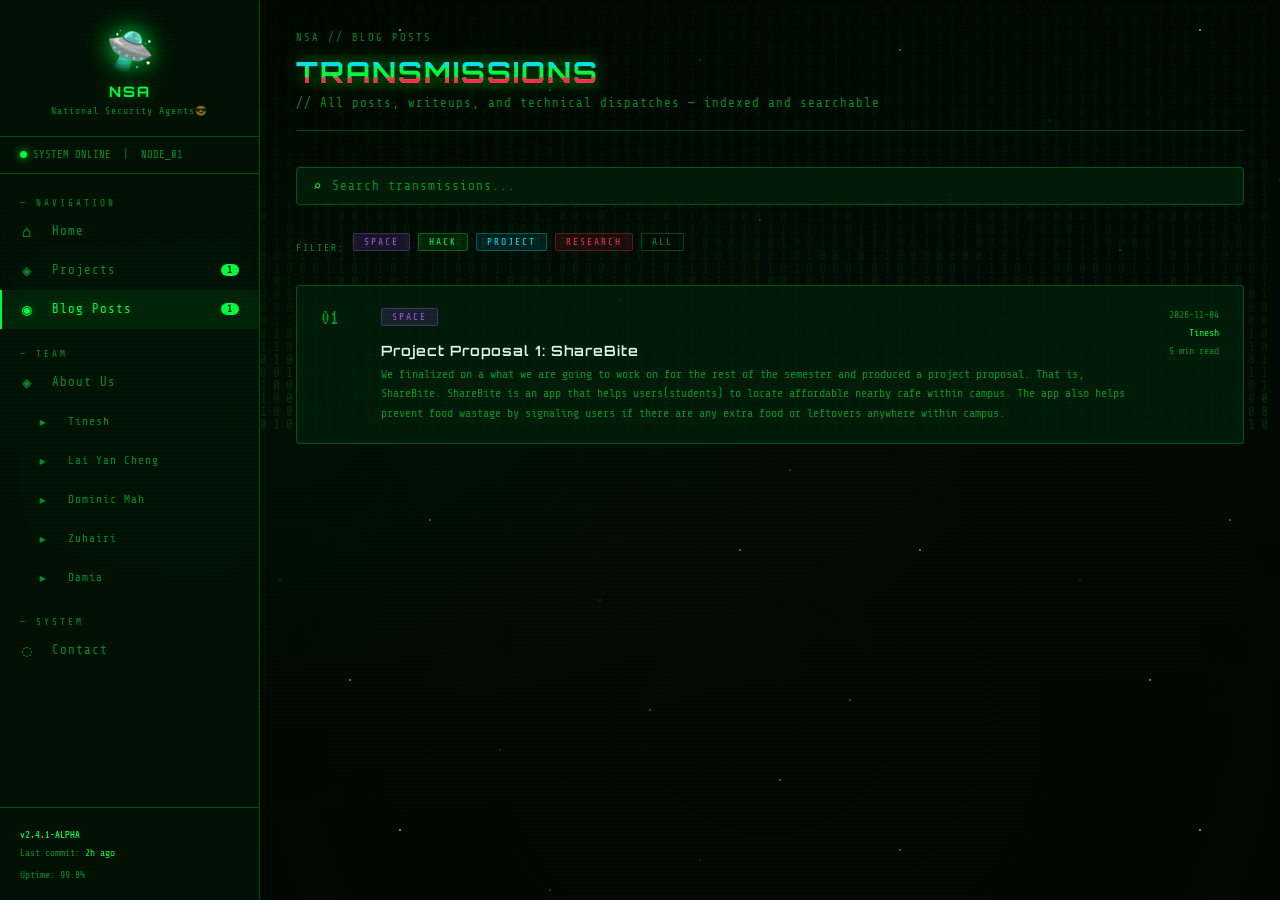
<file: posts.html>
<!DOCTYPE html>
<html lang="en">
<head>
  <meta charset="UTF-8" />
  <meta name="viewport" content="width=device-width, initial-scale=1.0" />
  <title>Blog Posts — NSA</title>
  <meta name="description" content="All NSA blog posts — technical writeups on space hacking, CS theory, project completions, and research from the crew." />
  <link rel="stylesheet" href="style.css" />
  <style>
    .search-bar {
      display: flex;
      align-items: center;
      gap: 10px;
      margin-bottom: 28px;
      background: var(--bg-card);
      border: 1px solid var(--border);
      border-radius: 4px;
      padding: 10px 16px;
      transition: border-color 0.2s;
    }
    .search-bar:focus-within { border-color: var(--border-bright); }
    .search-bar span { color: var(--green); font-size: 0.9rem; }
    .search-bar input {
      flex: 1;
      background: none;
      border: none;
      outline: none;
      color: var(--text-primary);
      font-family: 'Share Tech Mono', monospace;
      font-size: 0.8rem;
      letter-spacing: 1px;
    }
    .search-bar input::placeholder { color: var(--text-muted); }

    .post-row {
      background: var(--bg-card);
      border: 1px solid var(--border);
      border-radius: 4px;
      padding: 20px 24px;
      display: grid;
      grid-template-columns: auto 1fr auto;
      gap: 20px;
      align-items: start;
      transition: all 0.3s;
      text-decoration: none;
      color: inherit;
      margin-bottom: 12px;
      cursor: pointer;
    }
    .post-row:hover {
      border-color: var(--border-bright);
      box-shadow: 0 0 24px rgba(0,255,65,0.07);
      transform: translateX(4px);
    }
    .post-row-number {
      font-family: 'VT323', monospace;
      font-size: 1.4rem;
      color: var(--text-muted);
      min-width: 40px;
    }
    .post-row-body h3 {
      font-family: 'Orbitron', sans-serif;
      font-size: 0.88rem;
      font-weight: 600;
      color: var(--text-primary);
      letter-spacing: 1px;
      margin-bottom: 6px;
    }
    .post-row-body p {
      font-size: 0.73rem;
      color: var(--text-muted);
      line-height: 1.65;
    }
    .post-row-meta {
      text-align: right;
      font-size: 0.62rem;
      color: var(--text-muted);
      line-height: 1.8;
      white-space: nowrap;
    }
    .post-row-meta .author { color: var(--green); }
  </style>
</head>
<body>
  <canvas id="binary-canvas"></canvas>
  <div class="scanlines"></div>

  <div class="page-wrapper">
    <aside class="sidebar">
      <div class="sidebar-logo"><span class="logo-icon">🛸</span><h1>NSA</h1><div class="tagline">National Security Agents😎</div></div>
      <div class="sidebar-status"><span class="status-dot"></span>SYSTEM ONLINE &nbsp;|&nbsp; NODE_01</div>
      <nav class="sidebar-nav">
        <div class="nav-section-label">— Navigation</div>
        <a href="index.html" class="nav-link"><span class="nav-icon">⌂</span> Home</a>
        <a href="projects.html" class="nav-link"><span class="nav-icon">◈</span> Projects <span class="nav-badge">1</span></a>
        <a href="posts.html" class="nav-link active"><span class="nav-icon">◉</span> Blog Posts <span class="nav-badge">1</span></a>
        
        <div class="nav-section-label" style="margin-top:12px">— Team</div>
        <a href="about.html" class="nav-link"><span class="nav-icon">◈</span> About Us</a>
        <a href="member-1.html" class="nav-link" style="padding-left:36px;font-size:0.7rem"><span class="nav-icon">▸</span> Tinesh</a>
        <a href="member-2.html" class="nav-link" style="padding-left:36px;font-size:0.7rem"><span class="nav-icon">▸</span> Lai Yan Cheng</a>
        <a href="member-3.html" class="nav-link" style="padding-left:36px;font-size:0.7rem"><span class="nav-icon">▸</span> Dominic Mah</a>
        <a href="member-4.html" class="nav-link" style="padding-left:36px;font-size:0.7rem"><span class="nav-icon">▸</span> Zuhairi</a>
        <a href="member-5.html" class="nav-link" style="padding-left:36px;font-size:0.7rem"><span class="nav-icon">▸</span> Damia</a>
        <div class="nav-section-label" style="margin-top:12px">— System</div>
        <a href="contact.html" class="nav-link"><span class="nav-icon">◌</span> Contact</a>
      </nav>
      <div class="sidebar-footer"><div class="version">v2.4.1-ALPHA</div><div>Last commit: <span style="color:var(--green)">2h ago</span></div><div style="margin-top:4px">Uptime: 99.8%</div></div>
    </aside>

    <main class="main-content">
      <div class="page-header animate-in">
        <div class="breadcrumb">NSA // BLOG POSTS</div>
        <h2 class="glitch" data-text="TRANSMISSIONS">TRANSMISSIONS</h2>
        <div class="subtitle">// All posts, writeups, and technical dispatches — indexed and searchable</div>
      </div>

      <!-- Search -->
      <div class="search-bar animate-in">
        <span>⌕</span>
        <input type="text" id="search-input" placeholder="Search transmissions..." oninput="searchPosts()" />
      </div>

      <!-- Tag filter -->
      <div class="animate-in" style="display:flex;gap:8px;flex-wrap:wrap;margin-bottom:24px">
        <span style="font-size:0.62rem;color:var(--text-muted);letter-spacing:2px;align-self:center">FILTER:</span>
        <span class="post-tag tag-space" style="cursor:pointer" onclick="tagFilter('space')">SPACE</span>
        <span class="post-tag tag-hack" style="cursor:pointer" onclick="tagFilter('hack')">HACK</span>
        <span class="post-tag tag-project" style="cursor:pointer" onclick="tagFilter('project')">PROJECT</span>
        <span class="post-tag tag-research" style="cursor:pointer" onclick="tagFilter('research')">RESEARCH</span>
        <span class="post-tag" style="cursor:pointer;border:1px solid var(--border);color:var(--text-muted)" onclick="tagFilter('all')">ALL</span>
      </div>

      <div id="post-rows">

        <!-- ========================================================================================= -->
        <!--  ACTIVE POST 1                                                                            -->
        <!-- ========================================================================================= -->
        <div class="post-row animate-in" data-tag="space" data-title="mapping dark matter ml pipeline">
          <div class="post-row-number">01</div>
          <div class="post-row-body">
            <div style="margin-bottom:6px"><span class="post-tag tag-space">SPACE</span></div>
            <h3>Project Proposal 1: ShareBite</h3>
            <p> We finalized on a what we are going to work on for the rest of the semester and produced a project proposal.
               That is,  ShareBite. ShareBite is an app that helps users(students) to locate affordable nearby cafe within campus.
               The app also helps prevent food wastage by signaling users if there are any extra food or leftovers anywhere within campus.
              </p>
          </div>
          <div class="post-row-meta">
            <div>2026-11-04</div>
            <div class="author">Tinesh</div>
            <div>5 min read</div>
          </div>
        </div>

        <!-- ========================================================================================= -->
        <!--  ✨ HOW TO ADD A NEW POST EASILY:                                                         -->
        <!--  1. Copy the code block between START and END below.                                      -->
        <!--  2. Paste it right below the previous post.                                               -->
        <!--  3. Update:                                                                               -->
        <!--     - data-tag="space" (Options: "space", "hack", "project", "research")                  -->
        <!--     - data-title="..." (Write keywords in lowercase for search)                           -->
        <!--     - <div class="post-row-number">02</div> (Increment the number: 02, 03, 04...)         -->
        <!--     - <span class="post-tag tag-space">SPACE</span> (Tag badge text)                      -->
        <!--     - <h3>Your Post Title</h3>                                                            -->
        <!--     - <p>Your post excerpt or description...</p>                                          -->
        <!--     - Date, Author name, and read time in the meta section                                -->
        <!--  4. In the sidebar nav, you can also update <span class="nav-badge">2</span>              -->
        <!-- ========================================================================================= -->

        <!-- ========== COPY THIS TEMPLATE TO ADD A NEW POST (START) ========== -->
        <!--
        <div class="post-row animate-in" data-tag="space" data-title="your post title search keywords here">
          <div class="post-row-number">02</div>
          <div class="post-row-body">
            <div style="margin-bottom:6px"><span class="post-tag tag-space">SPACE</span></div>
            <h3>Your New Post Title Goes Here</h3>
            <p>Write a brief summary or introduction of your post here. Explain the key findings or what the article covers.</p>
          </div>
          <div class="post-row-meta">
            <div>2026-11-01</div>
            <div class="author">Author Name</div>
            <div>8 min read</div>
          </div>
        </div>
        -->
        <!-- ========== COPY THIS TEMPLATE TO ADD A NEW POST (END) ========== -->

      </div>
    </main>
  </div>

  <script src="main.js"></script>
  <script>
    function searchPosts() {
      const query = document.getElementById('search-input').value.toLowerCase();
      document.querySelectorAll('#post-rows .post-row').forEach(row => {
        const title = row.dataset.title || '';
        const text = row.textContent.toLowerCase();
        row.style.display = (text.includes(query) || title.includes(query)) ? 'grid' : 'none';
      });
    }

    function tagFilter(tag) {
      document.querySelectorAll('#post-rows .post-row').forEach(row => {
        if (tag === 'all' || row.dataset.tag === tag) {
          row.style.display = 'grid';
        } else {
          row.style.display = 'none';
        }
      });
    }
  </script>
</body>
</html>
</file>
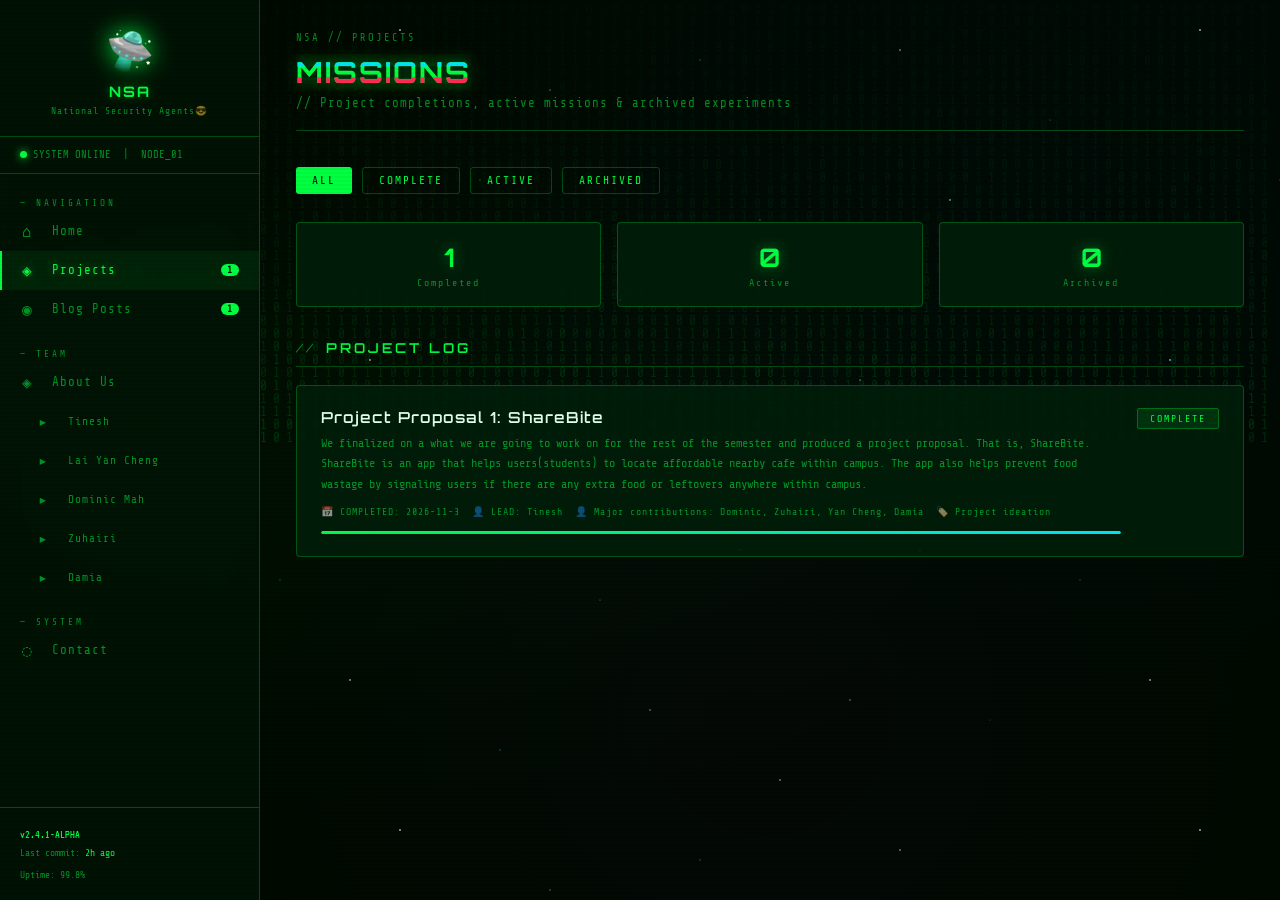
<file: projects.html>
<!DOCTYPE html>
<html lang="en">
<head>
  <meta charset="UTF-8" />
  <meta name="viewport" content="width=device-width, initial-scale=1.0" />
  <title>Projects — NSA</title>
  <meta name="description" content="NSA project completions — a log of all missions undertaken, from FPGA builds to satellite hacking and beyond." />
  <link rel="stylesheet" href="style.css" />
</head>
<body>
  <canvas id="binary-canvas"></canvas>
  <div class="scanlines"></div>

  <div class="page-wrapper">
    <aside class="sidebar">
      <div class="sidebar-logo"><span class="logo-icon">🛸</span><h1>NSA</h1><div class="tagline">National Security Agents😎</div></div>
      <div class="sidebar-status"><span class="status-dot"></span>SYSTEM ONLINE &nbsp;|&nbsp; NODE_01</div>
      <nav class="sidebar-nav">
        <div class="nav-section-label">— Navigation</div>
        <a href="index.html" class="nav-link"><span class="nav-icon">⌂</span> Home</a>
        <a href="projects.html" class="nav-link active"><span class="nav-icon">◈</span> Projects <span class="nav-badge">1</span></a>
        <a href="posts.html" class="nav-link"><span class="nav-icon">◉</span> Blog Posts <span class="nav-badge">1</span></a>
      
        <div class="nav-section-label" style="margin-top:12px">— Team</div>
        <a href="about.html" class="nav-link"><span class="nav-icon">◈</span> About Us</a>
        <a href="member-1.html" class="nav-link" style="padding-left:36px;font-size:0.7rem"><span class="nav-icon">▸</span> Tinesh</a>
        <a href="member-2.html" class="nav-link" style="padding-left:36px;font-size:0.7rem"><span class="nav-icon">▸</span> Lai Yan Cheng</a>
        <a href="member-3.html" class="nav-link" style="padding-left:36px;font-size:0.7rem"><span class="nav-icon">▸</span> Dominic Mah</a>
        <a href="member-4.html" class="nav-link" style="padding-left:36px;font-size:0.7rem"><span class="nav-icon">▸</span> Zuhairi</a>
        <a href="member-5.html" class="nav-link" style="padding-left:36px;font-size:0.7rem"><span class="nav-icon">▸</span> Damia</a>
        <div class="nav-section-label" style="margin-top:12px">— System</div>
        <a href="contact.html" class="nav-link"><span class="nav-icon">◌</span> Contact</a>
      </nav>
      <div class="sidebar-footer"><div class="version">v2.4.1-ALPHA</div><div>Last commit: <span style="color:var(--green)">2h ago</span></div><div style="margin-top:4px">Uptime: 99.8%</div></div>
    </aside>

    <main class="main-content">
      <div class="page-header animate-in">
        <div class="breadcrumb">NSA // PROJECTS</div>
        <h2 class="glitch" data-text="MISSIONS">MISSIONS</h2>
        <div class="subtitle">// Project completions, active missions &amp; archived experiments</div>
      </div>

      <!-- Filter Bar -->
      <div class="animate-in" style="display:flex;gap:10px;flex-wrap:wrap;margin-bottom:28px">
        <button onclick="filterProjects('all')" id="filter-all" style="padding:6px 16px;background:var(--green);color:var(--bg-dark);border:none;border-radius:3px;font-family:'Share Tech Mono',monospace;font-size:0.7rem;letter-spacing:2px;cursor:pointer">ALL</button>
        <button onclick="filterProjects('complete')" id="filter-complete" style="padding:6px 16px;background:transparent;color:var(--green);border:1px solid var(--border);border-radius:3px;font-family:'Share Tech Mono',monospace;font-size:0.7rem;letter-spacing:2px;cursor:pointer">COMPLETE</button>
        <button onclick="filterProjects('active')" id="filter-active" style="padding:6px 16px;background:transparent;color:var(--green);border:1px solid var(--border);border-radius:3px;font-family:'Share Tech Mono',monospace;font-size:0.7rem;letter-spacing:2px;cursor:pointer">ACTIVE</button>
        <button onclick="filterProjects('archive')" id="filter-archive" style="padding:6px 16px;background:transparent;color:var(--green);border:1px solid var(--border);border-radius:3px;font-family:'Share Tech Mono',monospace;font-size:0.7rem;letter-spacing:2px;cursor:pointer">ARCHIVED</button>
      </div>

      <div class="stats-bar" style="grid-template-columns:repeat(3,1fr);margin-bottom:32px">
        <div class="stat-card"><span class="stat-value" data-target="1">0</span><span class="stat-label">Completed</span></div>
        <div class="stat-card"><span class="stat-value" data-target="0">0</span><span class="stat-label">Active</span></div>
        <div class="stat-card"><span class="stat-value" data-target="0">0</span><span class="stat-label">Archived</span></div>
      </div>

      <div class="section-title">Project Log</div>
      <div class="project-list" id="project-list">

        <!-- ========================================================================================= -->
        <!--  ACTIVE PROJECT 1                                                                         -->
        <!-- ========================================================================================= -->
        <div class="project-item" data-status="complete">
          <div>
            <h3>Project Proposal 1: ShareBite</h3>
            <p>We finalized on a what we are going to work on for the rest of the semester and produced a project proposal.
               That is,  ShareBite. ShareBite is an app that helps users(students) to locate affordable nearby cafe within campus.
               The app also helps prevent food wastage by signaling users if there are any extra food or leftovers anywhere within campus.
              </p>
            <div class="project-meta">
              <span>📅 COMPLETED: 2026-11-3</span>
              <span>👤 LEAD: Tinesh</span>
              <span>👤 Major contributions: Dominic, Zuhairi, Yan Cheng, Damia</span>
              <span>🏷️ Project ideation</span>
            </div>
            <div class="progress-bar" style="margin-top:14px"><div class="progress-fill" style="width:100%"></div></div>
          </div>
          <div><span class="project-status status-complete">COMPLETE</span></div>
        </div>

        <!-- ========================================================================================= -->
        <!--  ✨ HOW TO ADD A NEW PROJECT EASILY:                                                      -->
        <!--  1. Copy the code block between START and END below.                                      -->
        <!--  2. Paste it right below the previous project.                                            -->
        <!--  3. Update:                                                                               -->
        <!--     - data-status="..." (Options: "complete", "active", "archive")                        -->
        <!--     - <h3>PROJECT NAME</h3>                                                               -->
        <!--     - <p>Project description and scope...</p>                                             -->
        <!--     - Date, Lead member name, and tags                                                    -->
        <!--     - Progress bar width: style="width:100%" (or 50%, 75%, etc.)                          -->
        <!--     - Status badge: <span class="project-status status-complete">COMPLETE</span>          -->
        <!--       (Options: status-complete, status-active, status-archive)                           -->
        <!--  4. In the sidebar nav, you can also update <span class="nav-badge">2</span>              -->
        <!-- ========================================================================================= -->

        <!-- ========== COPY THIS TEMPLATE TO ADD A NEW PROJECT (START) ========== -->
        <!--
        <div class="project-item" data-status="complete">
          <div>
            <h3>PROJECT TITLE HERE</h3>
            <p>Describe your project here. Include what technology was used, the main objectives, and the milestones achieved.</p>
            <div class="project-meta">
              <span>📅 COMPLETED: 2026-11-01</span>
              <span>👤 LEAD: Lead Name</span>
              <span>🏷️ PYTHON, NETWORKS, HARDWARE</span>
            </div>
            <div class="progress-bar" style="margin-top:14px"><div class="progress-fill" style="width:100%"></div></div>
          </div>
          <div><span class="project-status status-complete">COMPLETE</span></div>
        </div>
        -->
        <!-- ========== COPY THIS TEMPLATE TO ADD A NEW PROJECT (END) ========== -->

      </div>
    </main>
  </div>

  <script src="main.js"></script>
  <script>
    function filterProjects(status) {
      document.querySelectorAll('#project-list .project-item').forEach(item => {
        if (status === 'all' || item.dataset.status === status) {
          item.style.display = 'grid';
        } else {
          item.style.display = 'none';
        }
      });
      document.querySelectorAll('button[id^="filter-"]').forEach(btn => {
        btn.style.background = 'transparent';
        btn.style.color = 'var(--green)';
        btn.style.border = '1px solid var(--border)';
      });
      const activeBtn = document.getElementById('filter-' + status);
      if (activeBtn) {
        activeBtn.style.background = 'var(--green)';
        activeBtn.style.color = 'var(--bg-dark)';
        activeBtn.style.border = 'none';
      }
    }
  </script>
</body>
</html>
</file>
<file: style.css>
/* ============================================
   SPACE HACKER BLOG — Global Styles
   ============================================ */

@import url('https://fonts.googleapis.com/css2?family=Share+Tech+Mono&family=Orbitron:wght@400;600;700;900&family=VT323&display=swap');

:root {
  --green: #00ff41;
  --green-dim: #00cc33;
  --green-glow: rgba(0, 255, 65, 0.4);
  --green-faint: rgba(0, 255, 65, 0.07);
  --cyan: #00e5ff;
  --purple: #a855f7;
  --red: #ff2d55;
  --bg-dark: #010b01;
  --bg-panel: rgba(0, 20, 5, 0.85);
  --bg-card: rgba(0, 30, 10, 0.9);
  --border: rgba(0, 255, 65, 0.25);
  --border-bright: rgba(0, 255, 65, 0.6);
  --text-primary: #e0ffe8;
  --text-muted: rgba(0, 255, 65, 0.55);
  --sidebar-width: 260px;
}

*, *::before, *::after { box-sizing: border-box; margin: 0; padding: 0; }

img { max-width: 100%; height: auto; }

html { scroll-behavior: smooth; }

body {
  font-family: 'Share Tech Mono', monospace;
  background: var(--bg-dark);
  color: var(--text-primary);
  min-height: 100vh;
  overflow-x: hidden;
  position: relative;
}

/* ─── STARFIELD BACKGROUND ─── */
body::before {
  content: '';
  position: fixed;
  inset: 0;
  background:
    radial-gradient(ellipse at 20% 50%, rgba(0, 80, 20, 0.12) 0%, transparent 60%),
    radial-gradient(ellipse at 80% 20%, rgba(0, 50, 100, 0.08) 0%, transparent 55%),
    radial-gradient(ellipse at 60% 80%, rgba(80, 0, 120, 0.06) 0%, transparent 50%),
    url("data:image/svg+xml,%3Csvg xmlns='http://www.w3.org/2000/svg' width='800' height='800'%3E%3Crect fill='%23010b01' width='800' height='800'/%3E%3Ccircle fill='%23ffffff' cx='100' cy='50' r='0.8' opacity='0.9'/%3E%3Ccircle fill='%2300ff41' cx='250' cy='120' r='0.6' opacity='0.7'/%3E%3Ccircle fill='%23ffffff' cx='400' cy='30' r='1' opacity='0.8'/%3E%3Ccircle fill='%23ffffff' cx='550' cy='90' r='0.7' opacity='0.6'/%3E%3Ccircle fill='%2300e5ff' cx='700' cy='60' r='0.8' opacity='0.5'/%3E%3Ccircle fill='%23ffffff' cx='150' cy='200' r='0.9' opacity='0.7'/%3E%3Ccircle fill='%23ffffff' cx='320' cy='250' r='0.5' opacity='0.9'/%3E%3Ccircle fill='%2300ff41' cx='480' cy='180' r='0.7' opacity='0.6'/%3E%3Ccircle fill='%23ffffff' cx='620' cy='300' r='1.1' opacity='0.8'/%3E%3Ccircle fill='%23ffffff' cx='760' cy='220' r='0.6' opacity='0.7'/%3E%3Ccircle fill='%23ffffff' cx='60' cy='380' r='0.8' opacity='0.6'/%3E%3Ccircle fill='%23a855f7' cx='200' cy='420' r='0.7' opacity='0.5'/%3E%3Ccircle fill='%23ffffff' cx='370' cy='360' r='0.9' opacity='0.8'/%3E%3Ccircle fill='%23ffffff' cx='510' cy='440' r='0.6' opacity='0.7'/%3E%3Ccircle fill='%2300e5ff' cx='670' cy='390' r='0.8' opacity='0.6'/%3E%3Ccircle fill='%23ffffff' cx='790' cy='470' r='0.5' opacity='0.9'/%3E%3Ccircle fill='%23ffffff' cx='120' cy='550' r='1' opacity='0.7'/%3E%3Ccircle fill='%2300ff41' cx='280' cy='580' r='0.7' opacity='0.5'/%3E%3Ccircle fill='%23ffffff' cx='430' cy='520' r='0.8' opacity='0.8'/%3E%3Ccircle fill='%23ffffff' cx='600' cy='600' r='0.6' opacity='0.6'/%3E%3Ccircle fill='%23ffffff' cx='740' cy='550' r='0.9' opacity='0.7'/%3E%3Ccircle fill='%23ffffff' cx='50' cy='700' r='0.7' opacity='0.8'/%3E%3Ccircle fill='%23a855f7' cx='190' cy='720' r='0.6' opacity='0.6'/%3E%3Ccircle fill='%23ffffff' cx='350' cy='680' r='1' opacity='0.7'/%3E%3Ccircle fill='%2300e5ff' cx='500' cy='750' r='0.8' opacity='0.5'/%3E%3Ccircle fill='%23ffffff' cx='650' cy='710' r='0.7' opacity='0.9'/%3E%3Ccircle fill='%23ffffff' cx='780' cy='780' r='0.9' opacity='0.6'/%3E%3C/svg%3E");
  background-size: auto, auto, auto, 800px 800px;
  pointer-events: none;
  z-index: 0;
}

/* ─── BINARY RAIN CANVAS ─── */
#binary-canvas {
  position: fixed;
  top: 0; left: 0;
  width: 100%; height: 100%;
  pointer-events: none;
  z-index: 1;
  opacity: 0.18;
}

/* ─── LAYOUT ─── */
.page-wrapper {
  display: flex;
  min-height: 100vh;
  position: relative;
  z-index: 2;
}

/* ─── SIDEBAR ─── */
.sidebar {
  width: var(--sidebar-width);
  min-height: 100vh;
  background: var(--bg-panel);
  border-right: 1px solid var(--border);
  backdrop-filter: blur(12px);
  display: flex;
  flex-direction: column;
  position: sticky;
  top: 0;
  height: 100vh;
  overflow-y: auto;
  z-index: 10;
  flex-shrink: 0;
}

.sidebar-logo {
  padding: 28px 20px 20px;
  border-bottom: 1px solid var(--border);
  text-align: center;
}

.sidebar-logo .logo-icon {
  font-size: 2.4rem;
  display: block;
  margin-bottom: 8px;
  filter: drop-shadow(0 0 12px var(--green));
  animation: pulse-glow 2.5s ease-in-out infinite;
}

.sidebar-logo h1 {
  font-family: 'Orbitron', sans-serif;
  font-size: 0.9rem;
  font-weight: 700;
  color: var(--green);
  text-shadow: 0 0 10px var(--green-glow);
  letter-spacing: 2px;
  line-height: 1.3;
}

.sidebar-logo .tagline {
  font-size: 0.6rem;
  color: var(--text-muted);
  letter-spacing: 1px;
  margin-top: 4px;
}

.sidebar-status {
  padding: 12px 20px;
  border-bottom: 1px solid var(--border);
  font-size: 0.65rem;
  color: var(--text-muted);
}

.status-dot {
  display: inline-block;
  width: 7px; height: 7px;
  border-radius: 50%;
  background: var(--green);
  box-shadow: 0 0 8px var(--green);
  margin-right: 6px;
  animation: blink 1.2s ease-in-out infinite;
}

.sidebar-nav { flex: 1; padding: 16px 0; }

.nav-section-label {
  font-size: 0.58rem;
  letter-spacing: 3px;
  color: var(--text-muted);
  padding: 8px 20px 4px;
  text-transform: uppercase;
}

.nav-link {
  display: flex;
  align-items: center;
  gap: 10px;
  padding: 10px 20px;
  color: var(--text-muted);
  text-decoration: none;
  font-size: 0.78rem;
  letter-spacing: 1px;
  transition: all 0.2s ease;
  border-left: 2px solid transparent;
  position: relative;
}

.nav-link:hover,
.nav-link.active {
  color: var(--green);
  border-left-color: var(--green);
  background: var(--green-faint);
  text-shadow: 0 0 8px var(--green-glow);
}

.nav-link .nav-icon { font-size: 1rem; min-width: 20px; }

.nav-link .nav-badge {
  margin-left: auto;
  font-size: 0.6rem;
  background: var(--green);
  color: var(--bg-dark);
  padding: 1px 6px;
  border-radius: 10px;
  font-weight: 700;
}

.sidebar-footer {
  padding: 16px 20px;
  border-top: 1px solid var(--border);
  font-size: 0.6rem;
  color: var(--text-muted);
  line-height: 1.8;
}

.sidebar-footer .version {
  color: var(--green);
  font-family: 'VT323', monospace;
  font-size: 0.75rem;
}

/* ─── MAIN CONTENT ─── */
.main-content {
  flex: 1;
  padding: 32px 36px;
  max-width: calc(100% - var(--sidebar-width));
  overflow-x: hidden;
}

/* ─── PAGE HEADER ─── */
.page-header {
  margin-bottom: 36px;
  padding-bottom: 20px;
  border-bottom: 1px solid var(--border);
}

.page-header .breadcrumb {
  font-size: 0.65rem;
  color: var(--text-muted);
  letter-spacing: 2px;
  margin-bottom: 10px;
}

.page-header h2 {
  font-family: 'Orbitron', sans-serif;
  font-size: 1.8rem;
  font-weight: 700;
  color: var(--green);
  text-shadow: 0 0 20px var(--green-glow);
  letter-spacing: 2px;
}

.page-header .subtitle {
  color: var(--text-muted);
  font-size: 0.78rem;
  margin-top: 6px;
  letter-spacing: 1px;
}

/* ─── GLITCH TITLE ─── */
.glitch {
  position: relative;
  display: inline-block;
}
.glitch::before,
.glitch::after {
  content: attr(data-text);
  position: absolute;
  top: 0; left: 0;
  width: 100%;
  font-family: inherit;
  font-size: inherit;
  font-weight: inherit;
}
.glitch::before {
  color: var(--cyan);
  animation: glitch-top 2.5s infinite;
  clip-path: polygon(0 0, 100% 0, 100% 35%, 0 35%);
}
.glitch::after {
  color: var(--red);
  animation: glitch-bottom 2.5s infinite;
  clip-path: polygon(0 65%, 100% 65%, 100% 100%, 0 100%);
}

/* ─── CARDS ─── */
.card {
  background: var(--bg-card);
  border: 1px solid var(--border);
  border-radius: 4px;
  padding: 24px;
  transition: all 0.3s ease;
  position: relative;
  overflow: hidden;
}

.card::before {
  content: '';
  position: absolute;
  top: 0; left: 0;
  right: 0; height: 2px;
  background: linear-gradient(90deg, transparent, var(--green), transparent);
  opacity: 0;
  transition: opacity 0.3s ease;
}

.card:hover {
  border-color: var(--border-bright);
  box-shadow: 0 0 24px rgba(0, 255, 65, 0.08), 0 0 60px rgba(0, 255, 65, 0.03);
  transform: translateY(-2px);
}

.card:hover::before { opacity: 1; }

/* ─── BLOG POST CARD ─── */
.post-grid {
  display: grid;
  grid-template-columns: repeat(auto-fill, minmax(340px, 1fr));
  gap: 20px;
  margin-bottom: 32px;
}

.post-card {
  background: var(--bg-card);
  border: 1px solid var(--border);
  border-radius: 4px;
  overflow: hidden;
  transition: all 0.3s ease;
  cursor: pointer;
  text-decoration: none;
  color: inherit;
  display: block;
}

.post-card:hover {
  border-color: var(--border-bright);
  box-shadow: 0 0 30px rgba(0, 255, 65, 0.1);
  transform: translateY(-3px);
}

.post-card-header {
  padding: 20px 20px 14px;
  border-bottom: 1px solid var(--border);
  position: relative;
}

.post-tag {
  font-size: 0.6rem;
  letter-spacing: 2px;
  text-transform: uppercase;
  padding: 3px 10px;
  border-radius: 2px;
  display: inline-block;
  margin-bottom: 10px;
}

.tag-space    { background: rgba(168,85,247,0.15); color: var(--purple); border: 1px solid rgba(168,85,247,0.3); }
.tag-hack     { background: rgba(0,255,65,0.1);   color: var(--green);  border: 1px solid rgba(0,255,65,0.3); }
.tag-project  { background: rgba(0,229,255,0.1);  color: var(--cyan);   border: 1px solid rgba(0,229,255,0.3); }
.tag-research { background: rgba(255,45,85,0.1);  color: var(--red);    border: 1px solid rgba(255,45,85,0.3); }

.post-card-header h3 {
  font-family: 'Orbitron', sans-serif;
  font-size: 0.92rem;
  font-weight: 600;
  color: var(--text-primary);
  letter-spacing: 1px;
  line-height: 1.4;
}

.post-card-body { padding: 16px 20px; }

.post-card-body p {
  font-size: 0.78rem;
  color: var(--text-muted);
  line-height: 1.7;
}

.post-card-footer {
  padding: 12px 20px;
  border-top: 1px solid var(--border);
  display: flex;
  justify-content: space-between;
  align-items: center;
  font-size: 0.65rem;
  color: var(--text-muted);
}

.post-card-footer .read-more {
  color: var(--green);
  font-size: 0.65rem;
  letter-spacing: 1px;
  transition: text-shadow 0.2s;
}

.post-card:hover .read-more {
  text-shadow: 0 0 8px var(--green);
}

/* ─── TERMINAL BOX ─── */
.terminal-box {
  background: rgba(0, 10, 2, 0.95);
  border: 1px solid var(--border);
  border-radius: 4px;
  overflow: hidden;
  margin-bottom: 24px;
}

.terminal-bar {
  background: rgba(0, 255, 65, 0.08);
  border-bottom: 1px solid var(--border);
  padding: 8px 14px;
  display: flex;
  align-items: center;
  gap: 8px;
}

.terminal-dot {
  width: 10px; height: 10px;
  border-radius: 50%;
}
.terminal-dot.red    { background: #ff5f57; }
.terminal-dot.yellow { background: #febc2e; }
.terminal-dot.green  { background: #28c840; }

.terminal-title {
  font-size: 0.65rem;
  color: var(--text-muted);
  letter-spacing: 2px;
  margin-left: 6px;
}

.terminal-body {
  padding: 16px 20px;
  font-family: 'Share Tech Mono', monospace;
  font-size: 0.78rem;
  line-height: 1.8;
  color: var(--green);
}

.terminal-line::before { content: '> '; color: var(--text-muted); }
.terminal-line.dim { color: var(--text-muted); }
.terminal-line.bright { color: #fff; }
.cursor-blink::after {
  content: '█';
  animation: blink 1s step-end infinite;
  color: var(--green);
}

/* ─── STATS BAR ─── */
.stats-bar {
  display: grid;
  grid-template-columns: repeat(auto-fit, minmax(140px, 1fr));
  gap: 16px;
  margin-bottom: 32px;
}

.stat-card {
  background: var(--bg-card);
  border: 1px solid var(--border);
  border-radius: 4px;
  padding: 18px 20px;
  text-align: center;
  transition: all 0.3s;
}

.stat-card:hover {
  border-color: var(--border-bright);
  box-shadow: 0 0 20px rgba(0,255,65,0.08);
}

.stat-value {
  font-family: 'Orbitron', sans-serif;
  font-size: 1.6rem;
  font-weight: 700;
  color: var(--green);
  text-shadow: 0 0 14px var(--green-glow);
  display: block;
}

.stat-label {
  font-size: 0.62rem;
  color: var(--text-muted);
  letter-spacing: 2px;
  margin-top: 4px;
  display: block;
}

/* ─── FEATURED HERO BANNER ─── */
.hero-banner {
  background: linear-gradient(135deg, rgba(0,30,10,0.9) 0%, rgba(0,10,30,0.9) 100%);
  border: 1px solid var(--border);
  border-radius: 4px;
  padding: 40px 36px;
  margin-bottom: 32px;
  position: relative;
  overflow: hidden;
}

.hero-banner::after {
  content: '';
  position: absolute;
  top: -50%; right: -20%;
  width: 300px; height: 300px;
  border-radius: 50%;
  background: radial-gradient(circle, rgba(0,255,65,0.05) 0%, transparent 70%);
  pointer-events: none;
}

.hero-banner .hero-eyebrow {
  font-size: 0.62rem;
  letter-spacing: 4px;
  color: var(--green);
  text-transform: uppercase;
  margin-bottom: 12px;
}

.hero-banner h2 {
  font-family: 'Orbitron', sans-serif;
  font-size: 2.2rem;
  font-weight: 900;
  line-height: 1.2;
  color: var(--text-primary);
  margin-bottom: 14px;
  letter-spacing: 2px;
}

.hero-banner h2 span { color: var(--green); text-shadow: 0 0 20px var(--green-glow); }

.hero-banner p {
  font-size: 0.82rem;
  color: var(--text-muted);
  line-height: 1.7;
  max-width: 500px;
  margin-bottom: 24px;
}

.btn {
  display: inline-flex;
  align-items: center;
  gap: 8px;
  padding: 10px 22px;
  border-radius: 3px;
  font-family: 'Share Tech Mono', monospace;
  font-size: 0.78rem;
  letter-spacing: 1px;
  cursor: pointer;
  text-decoration: none;
  transition: all 0.25s ease;
  border: none;
}

.btn-primary {
  background: var(--green);
  color: var(--bg-dark);
  font-weight: 700;
}

.btn-primary:hover {
  background: #33ff66;
  box-shadow: 0 0 20px var(--green-glow);
  transform: translateY(-1px);
}

.btn-outline {
  background: transparent;
  color: var(--green);
  border: 1px solid var(--green);
}

.btn-outline:hover {
  background: var(--green-faint);
  box-shadow: 0 0 16px rgba(0,255,65,0.12);
}

/* ─── SECTION TITLE ─── */
.section-title {
  font-family: 'Orbitron', sans-serif;
  font-size: 0.85rem;
  font-weight: 600;
  color: var(--green);
  letter-spacing: 3px;
  text-transform: uppercase;
  margin-bottom: 18px;
  padding-bottom: 10px;
  border-bottom: 1px solid var(--border);
  display: flex;
  align-items: center;
  gap: 10px;
}

.section-title::before {
  content: '//';
  color: var(--text-muted);
  font-weight: 400;
}

/* ─── SCANLINE OVERLAY ─── */
.scanlines {
  position: fixed;
  inset: 0;
  background: repeating-linear-gradient(
    0deg,
    transparent,
    transparent 2px,
    rgba(0, 0, 0, 0.03) 2px,
    rgba(0, 0, 0, 0.03) 4px
  );
  pointer-events: none;
  z-index: 9999;
}

/* ─── SCROLLBAR ─── */
::-webkit-scrollbar { width: 5px; }
::-webkit-scrollbar-track { background: var(--bg-dark); }
::-webkit-scrollbar-thumb { background: var(--border-bright); border-radius: 2px; }
::-webkit-scrollbar-thumb:hover { background: var(--green); }

/* ─── TEAM MEMBER CARDS ─── */
.team-grid {
  display: grid;
  grid-template-columns: repeat(auto-fill, minmax(260px, 1fr));
  gap: 24px;
}

.member-card {
  background: var(--bg-card);
  border: 1px solid var(--border);
  border-radius: 4px;
  overflow: hidden;
  text-decoration: none;
  color: inherit;
  display: block;
  transition: all 0.35s ease;
  position: relative;
}

.member-card::after {
  content: '';
  position: absolute;
  inset: 0;
  background: linear-gradient(135deg, rgba(0,255,65,0.04) 0%, transparent 60%);
  opacity: 0;
  transition: opacity 0.3s;
}

.member-card:hover {
  border-color: var(--border-bright);
  transform: translateY(-4px);
  box-shadow: 0 0 40px rgba(0,255,65,0.08), 0 8px 32px rgba(0,0,0,0.4);
}

.member-card:hover::after { opacity: 1; }

.member-avatar-wrap {
  position: relative;
  height: 200px;
  overflow: hidden;
  background: linear-gradient(160deg, rgba(0,40,15,0.9), rgba(0,10,30,0.95));
  display: flex; align-items: center; justify-content: center;
}

.member-avatar-wrap img {
  width: 110px; height: 110px;
  border-radius: 50%;
  object-fit: cover;
  border: 3px solid var(--border-bright);
  box-shadow: 0 0 24px var(--green-glow);
  transition: all 0.3s;
}

.member-card:hover .member-avatar-wrap img {
  box-shadow: 0 0 40px var(--green-glow);
}

.member-avatar-bg {
  position: absolute;
  inset: 0;
  background: conic-gradient(from 0deg, transparent 0%, rgba(0,255,65,0.04) 25%, transparent 50%, rgba(0,229,255,0.03) 75%, transparent 100%);
  animation: spin-slow 12s linear infinite;
}

.member-ring {
  position: absolute;
  width: 130px; height: 130px;
  border-radius: 50%;
  border: 1px dashed rgba(0,255,65,0.3);
  animation: spin-slow 8s linear infinite reverse;
}

.member-info { padding: 18px 20px; }

.member-codename {
  font-size: 0.6rem;
  color: var(--green);
  letter-spacing: 3px;
  text-transform: uppercase;
  margin-bottom: 4px;
}

.member-name {
  font-family: 'Orbitron', sans-serif;
  font-size: 1rem;
  font-weight: 600;
  color: var(--text-primary);
  letter-spacing: 1px;
  margin-bottom: 6px;
}

.member-role {
  font-size: 0.72rem;
  color: var(--text-muted);
  margin-bottom: 12px;
}

.member-tags {
  display: flex;
  flex-wrap: wrap;
  gap: 6px;
}

.member-tag {
  font-size: 0.58rem;
  letter-spacing: 1px;
  padding: 2px 8px;
  border: 1px solid var(--border);
  border-radius: 2px;
  color: var(--text-muted);
}

.member-footer {
  padding: 12px 20px;
  border-top: 1px solid var(--border);
  font-size: 0.65rem;
  color: var(--green);
  letter-spacing: 1px;
  display: flex;
  align-items: center;
  justify-content: space-between;
}

/* ─── INDIVIDUAL MEMBER PAGE ─── */
.member-hero {
  display: flex;
  gap: 36px;
  align-items: flex-start;
  margin-bottom: 36px;
  padding: 36px;
  background: var(--bg-card);
  border: 1px solid var(--border);
  border-radius: 4px;
}

.member-hero-avatar {
  position: relative;
  flex-shrink: 0;
}

.member-hero-avatar img {
  width: 160px; height: 160px;
  border-radius: 50%;
  object-fit: cover;
  border: 3px solid var(--border-bright);
  box-shadow: 0 0 40px var(--green-glow);
  display: block;
}

.member-hero-ring {
  position: absolute;
  inset: -12px;
  border-radius: 50%;
  border: 1px dashed rgba(0,255,65,0.3);
  animation: spin-slow 10s linear infinite;
}

.member-hero-info { flex: 1; }

.member-hero-info .codename {
  font-size: 0.65rem;
  color: var(--green);
  letter-spacing: 4px;
  text-transform: uppercase;
  margin-bottom: 8px;
}

.member-hero-info h2 {
  font-family: 'Orbitron', sans-serif;
  font-size: 2rem;
  font-weight: 700;
  color: var(--text-primary);
  letter-spacing: 2px;
  margin-bottom: 8px;
}

.member-hero-info .role {
  font-size: 0.85rem;
  color: var(--cyan);
  margin-bottom: 14px;
  letter-spacing: 1px;
}

.member-hero-info .bio {
  font-size: 0.78rem;
  color: var(--text-muted);
  line-height: 1.8;
  margin-bottom: 18px;
}

.skills-list {
  display: flex;
  flex-wrap: wrap;
  gap: 8px;
}

.skill-badge {
  font-size: 0.65rem;
  padding: 4px 12px;
  background: rgba(0,255,65,0.08);
  border: 1px solid rgba(0,255,65,0.25);
  border-radius: 2px;
  color: var(--green);
  letter-spacing: 1px;
}

/* ─── PROJECT CARDS ─── */
.project-list { display: flex; flex-direction: column; gap: 18px; }

.project-item {
  background: var(--bg-card);
  border: 1px solid var(--border);
  border-radius: 4px;
  padding: 22px 24px;
  display: grid;
  grid-template-columns: 1fr auto;
  gap: 16px;
  align-items: start;
  transition: all 0.3s;
}

.project-item:hover {
  border-color: var(--border-bright);
  box-shadow: 0 0 24px rgba(0,255,65,0.07);
}

.project-item h3 {
  font-family: 'Orbitron', sans-serif;
  font-size: 0.95rem;
  font-weight: 600;
  color: var(--text-primary);
  margin-bottom: 6px;
  letter-spacing: 1px;
}

.project-item p {
  font-size: 0.75rem;
  color: var(--text-muted);
  line-height: 1.7;
  margin-bottom: 12px;
}

.project-meta { display: flex; gap: 12px; flex-wrap: wrap; }

.project-meta span {
  font-size: 0.62rem;
  color: var(--text-muted);
  letter-spacing: 1px;
}

.project-status {
  font-size: 0.62rem;
  letter-spacing: 2px;
  padding: 4px 12px;
  border-radius: 2px;
  text-transform: uppercase;
  white-space: nowrap;
  align-self: flex-start;
}

.status-complete {
  background: rgba(0,255,65,0.1);
  color: var(--green);
  border: 1px solid rgba(0,255,65,0.3);
}

.status-active {
  background: rgba(0,229,255,0.1);
  color: var(--cyan);
  border: 1px solid rgba(0,229,255,0.3);
}

.status-archive {
  background: rgba(168,85,247,0.1);
  color: var(--purple);
  border: 1px solid rgba(168,85,247,0.3);
}

/* ─── PROGRESS BAR ─── */
.progress-bar {
  height: 3px;
  background: rgba(0,255,65,0.1);
  border-radius: 2px;
  overflow: hidden;
  margin-top: 10px;
}

.progress-fill {
  height: 100%;
  background: linear-gradient(90deg, var(--green), var(--cyan));
  border-radius: 2px;
  box-shadow: 0 0 8px var(--green-glow);
  transition: width 1.5s ease;
}

/* ─── ANIMATIONS ─── */
@keyframes blink {
  0%, 100% { opacity: 1; }
  50% { opacity: 0; }
}

@keyframes pulse-glow {
  0%, 100% { filter: drop-shadow(0 0 8px var(--green)); }
  50% { filter: drop-shadow(0 0 20px var(--green)) drop-shadow(0 0 40px var(--green)); }
}

@keyframes glitch-top {
  0%, 90%, 100% { transform: translate(0, 0); opacity: 0; }
  91% { transform: translate(-2px, -1px); opacity: 0.7; }
  93% { transform: translate(2px, 0); opacity: 0.7; }
  95% { transform: translate(-1px, 1px); opacity: 0; }
}

@keyframes glitch-bottom {
  0%, 85%, 100% { transform: translate(0, 0); opacity: 0; }
  86% { transform: translate(2px, 1px); opacity: 0.7; }
  88% { transform: translate(-1px, 0); opacity: 0.7; }
  90% { transform: translate(1px, -1px); opacity: 0; }
}

@keyframes spin-slow {
  from { transform: rotate(0deg); }
  to   { transform: rotate(360deg); }
}

@keyframes fadeInUp {
  from { opacity: 0; transform: translateY(20px); }
  to   { opacity: 1; transform: translateY(0); }
}

@keyframes typewriter {
  from { width: 0; }
  to { width: 100%; }
}

@keyframes scanline-move {
  from { transform: translateY(-100%); }
  to   { transform: translateY(100vh); }
}

.animate-in {
  animation: fadeInUp 0.6s ease both;
}

/* ─── RESPONSIVE ─── */
@media (max-width: 768px) {
  .sidebar {
    position: fixed;
    transform: translateX(-100%);
    transition: transform 0.3s;
    z-index: 100;
  }
  .sidebar.open { transform: translateX(0); }
  .main-content { max-width: 100%; padding: 20px 16px; }
  .hero-banner h2 { font-size: 1.5rem; }
  .member-hero { flex-direction: column; }
  .post-grid { grid-template-columns: 1fr; }
}
</file>
